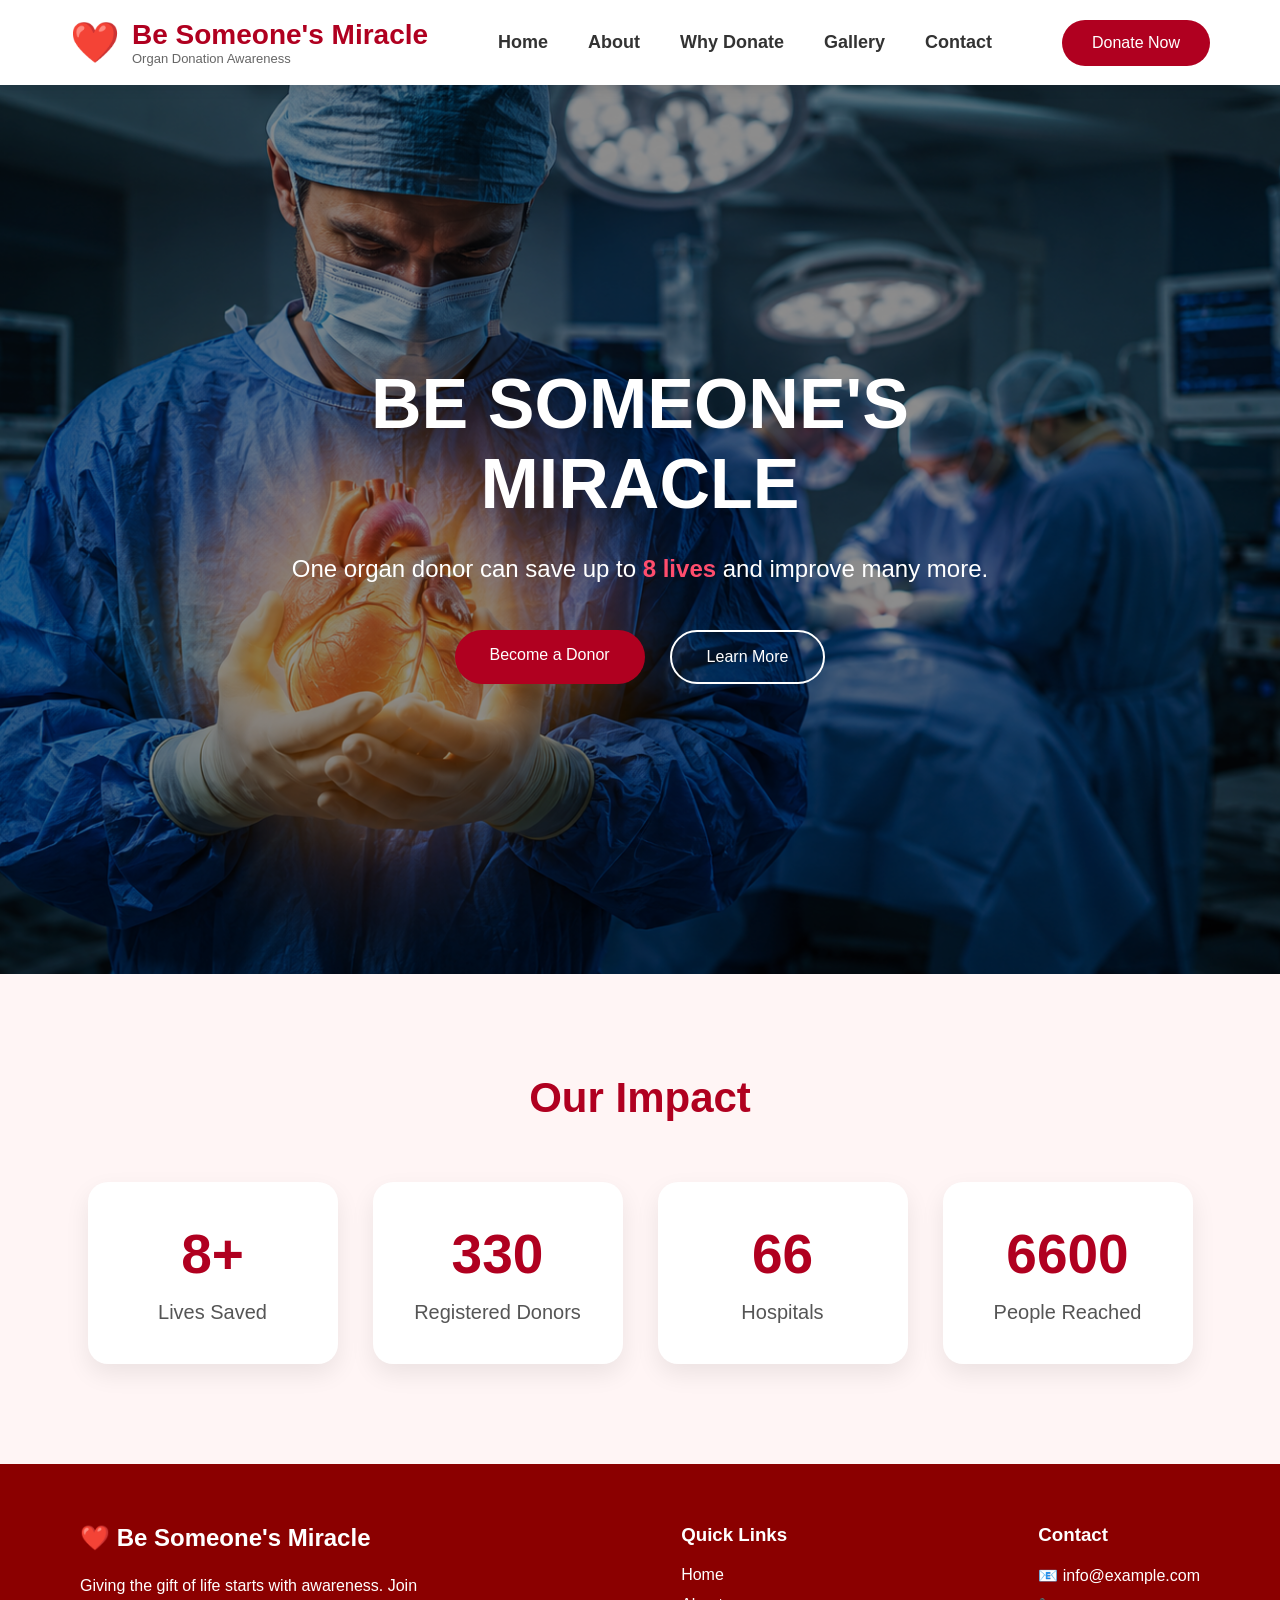
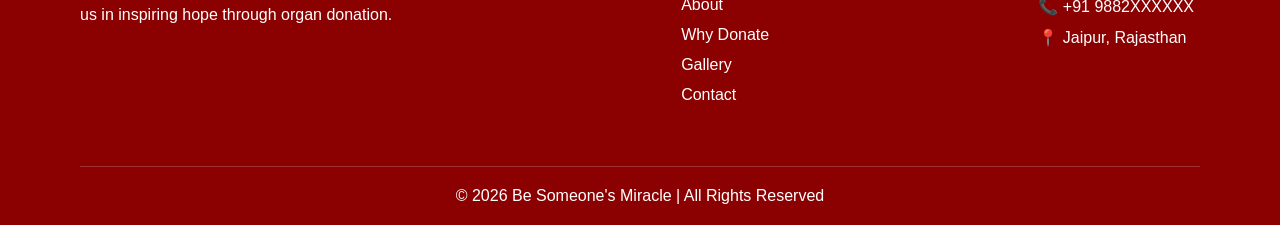
<file: index.html>
<!DOCTYPE html>
<html lang="en">

<head>

    <meta charset="UTF-8">
    <meta name="viewport" content="width=device-width, initial-scale=1.0">

    <title>Be Someone's Miracle</title>

    <link rel="icon" href="ChatGPT image Jul 15, 2026, 06_00_32 PM.png">

    <link rel="stylesheet" href="Project.css">

</head>

<body>


<div id="preloader">

    <div class="loader">

        <div class="loader-heart">❤️</div>

        <h1>Be Someone's Miracle</h1>

        <p>Loading Hope...</p>

        <div class="loading-bar">

            <div class="loading"></div>

        </div>

    </div>

</div>


    <!-- ================= HEADER ================= -->

    <header class="header">

        <div class="logo">

            <span class="heart">❤️</span>

            <div class="logo-text">

                <h2>Be Someone's Miracle</h2>

                <p>Organ Donation Awareness</p>

            </div>

        </div>

        <nav>

            <ul class="nav-links">

                <li><a href="./index.html">Home</a></li>

                <li><a href="./about.html">About</a></li>

                <li><a href="./Why_Donate.html">Why Donate</a></li>

                <li><a href="./gallery.html">Gallery</a></li>

                <li><a href="./contact.html">Contact</a></li>

            </ul>

        </nav>

        <a href="./donate.html" class="donate-btn">Donate Now</a>

    </header>

    <!-- ================= HERO SECTION ================= -->

    <section class="hero">

        <div class="overlay">

            <div class="hero-content">

                <h1>Be Someone's Miracle</h1>

                <p>

                    One organ donor can save up to
                    <span>8 lives</span> and improve many more.

                </p>

                <div class="hero-buttons">

                    <a href="#" class="primary-btn">
                        Become a Donor
                    </a>

                    <a href="#" class="secondary-btn">
                        Learn More
                    </a>

                </div>

            </div>

        </div>

    </section>
    <section class="stats">

    <h2>Our Impact</h2>

    <div class="stats-container">

        <div class="stat-box">
            <h1 class="counter" data-target="8">0</h1>
            <p>Lives Saved</p>
        </div>

        <div class="stat-box">
            <h1 class="counter" data-target="500">0</h1>
            <p>Registered Donors</p>
        </div>

        <div class="stat-box">
            <h1 class="counter" data-target="100">0</h1>
            <p>Hospitals</p>
        </div>

        <div class="stat-box">
            <h1 class="counter" data-target="10000">0</h1>
            <p>People Reached</p>
        </div>

    </div>

</section>
<footer>

    <div class="footer-container">

        <div class="footer-about">

            <h2>❤️ Be Someone's Miracle</h2>

            <p>
                Giving the gift of life starts with awareness.
                Join us in inspiring hope through organ donation.
            </p>

        </div>

        <div class="footer-links">

            <h3>Quick Links</h3>

            <a href="./index.html">Home</a>
            <a href="./about.html">About</a>
            <a href="./Why_Donate.html">Why Donate</a>
            <a href="./gallery.html">Gallery</a>
            <a href="./contact.html">Contact</a>


        </div>

        <div class="footer-contact">

            <h3>Contact</h3>

            <p>📧 info@example.com</p>

            <p>📞 +91 9882XXXXXX</p>

            <p>📍 Jaipur, Rajasthan</p>

        </div>

    </div>

    <div class="copyright">

        © 2026 Be Someone's Miracle | All Rights Reserved

    </div>

</footer>

</body>
<script src="script.js"></script>

</html>
</file>
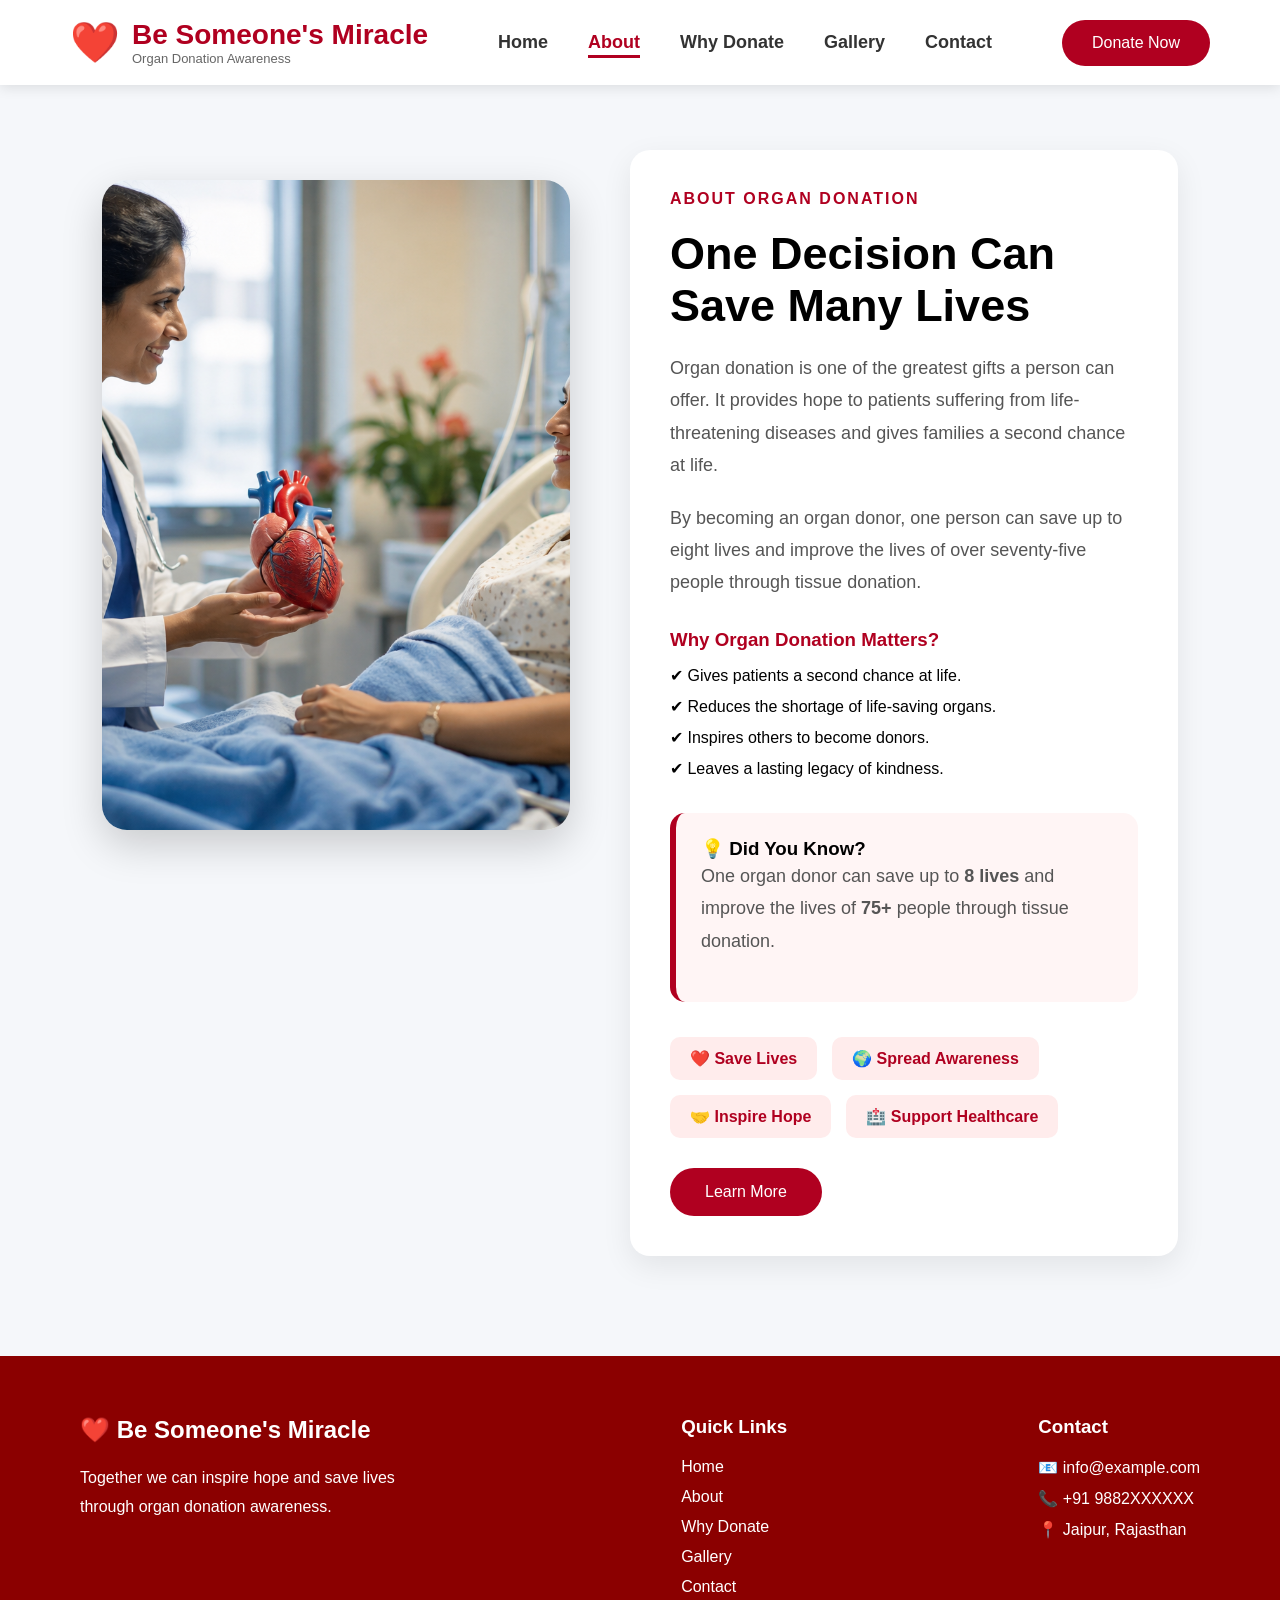
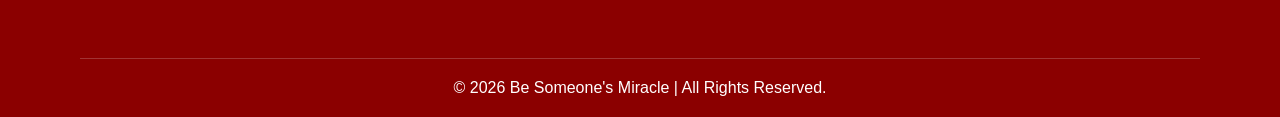
<file: about.html>
<!DOCTYPE html>
<html lang="en">

<head>

    <meta charset="UTF-8">
    <meta name="viewport" content="width=device-width, initial-scale=1.0">

    <title>About | Be Someone's Miracle</title>
    <link rel="icon" href="ChatGPT image Jul 15, 2026, 06_00_32 PM.png">
    <link rel="stylesheet" href="Project.css">
    <link rel="stylesheet" href="about.css">

</head>

<body>

<!-- ================= HEADER ================= -->

<header class="header">

    <div class="logo">

        <span class="heart">❤️</span>

        <div class="logo-text">

            <h2>Be Someone's Miracle</h2>

            <p>Organ Donation Awareness</p>

        </div>

    </div>

    <nav>

        <ul class="nav-links">

            <li><a href="index.html">Home</a></li>

            <li><a href="about.html" class="active">About</a></li>

            <li><a href="./Why_Donate.html">Why Donate</a></li>

            <li><a href="./gallery.html">Gallery</a></li>

            <li><a href="./contact.html">Contact</a></li>

        </ul>

    </nav>

    <a href="./donate.html" class="donate-btn">Donate Now</a>

</header>

<!-- ================= ABOUT ================= -->

<section class="about">

    <div class="about-image">

        <img src="doctor_holding heart towards patient.png" alt="Organ Donation">

    </div>

    <div class="about-content">

        <h4>ABOUT ORGAN DONATION</h4>

        <h2>One Decision Can Save Many Lives</h2>

        <p>
            Organ donation is one of the greatest gifts a person can offer.
            It provides hope to patients suffering from life-threatening diseases
            and gives families a second chance at life.
        </p>

        <p>
            By becoming an organ donor, one person can save up to eight lives
            and improve the lives of over seventy-five people through tissue donation.
        </p>

        <div class="about-info">

            <h3>Why Organ Donation Matters?</h3>

            <ul>

                <li>✔ Gives patients a second chance at life.</li>

                <li>✔ Reduces the shortage of life-saving organs.</li>

                <li>✔ Inspires others to become donors.</li>

                <li>✔ Leaves a lasting legacy of kindness.</li>

            </ul>

        </div>

        <div class="fact-box">

            <h3>💡 Did You Know?</h3>

            <p>

                One organ donor can save up to
                <strong>8 lives</strong> and improve the lives of
                <strong>75+</strong> people through tissue donation.

            </p>

        </div>

        <div class="about-features">

            <div class="feature">❤️ Save Lives</div>

            <div class="feature">🌍 Spread Awareness</div>

            <div class="feature">🤝 Inspire Hope</div>

            <div class="feature">🏥 Support Healthcare</div>

        </div>

        <a href="#" class="about-btn">Learn More</a>

    </div>

</section>

<!-- ================= FOOTER ================= -->

<footer>

    <div class="footer-container">

        <div class="footer-about">

            <h2>❤️ Be Someone's Miracle</h2>

            <p>
                Together we can inspire hope and save lives through organ donation awareness.
            </p>

        </div>

        <div class="footer-links">

            <h3>Quick Links</h3>

            <a href="index.html">Home</a>

            <a href="about.html">About</a>

            <a href="./Why_Donate.html">Why Donate</a>

            <a href="./gallery.html">Gallery</a>

            <a href="./contact.html">Contact</a>

        </div>

        <div class="footer-contact">

            <h3>Contact</h3>

            <p>📧 info@example.com</p>

            <p>📞 +91 9882XXXXXX</p>

            <p>📍 Jaipur, Rajasthan</p>

        </div>

    </div>

    <div class="copyright">

        © 2026 Be Someone's Miracle | All Rights Reserved.

    </div>

</footer>

</body>

</html>
</file>
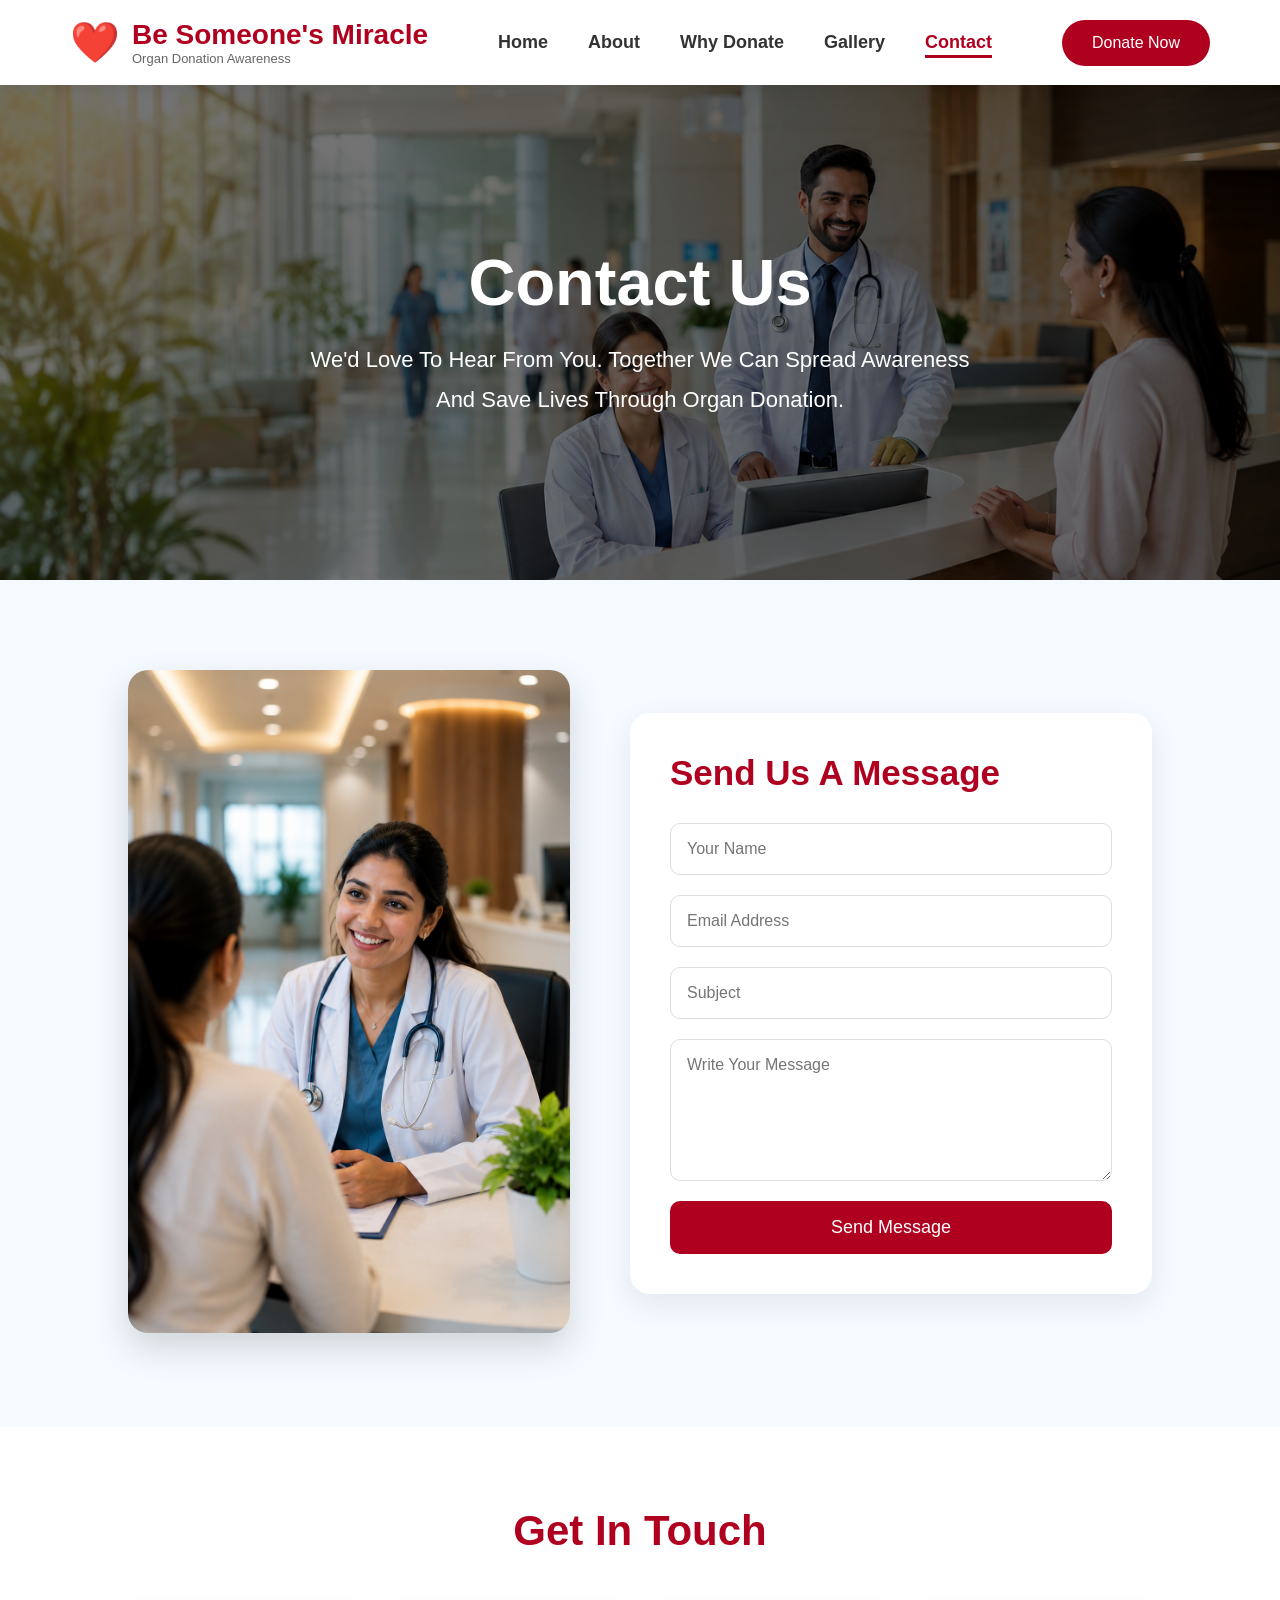
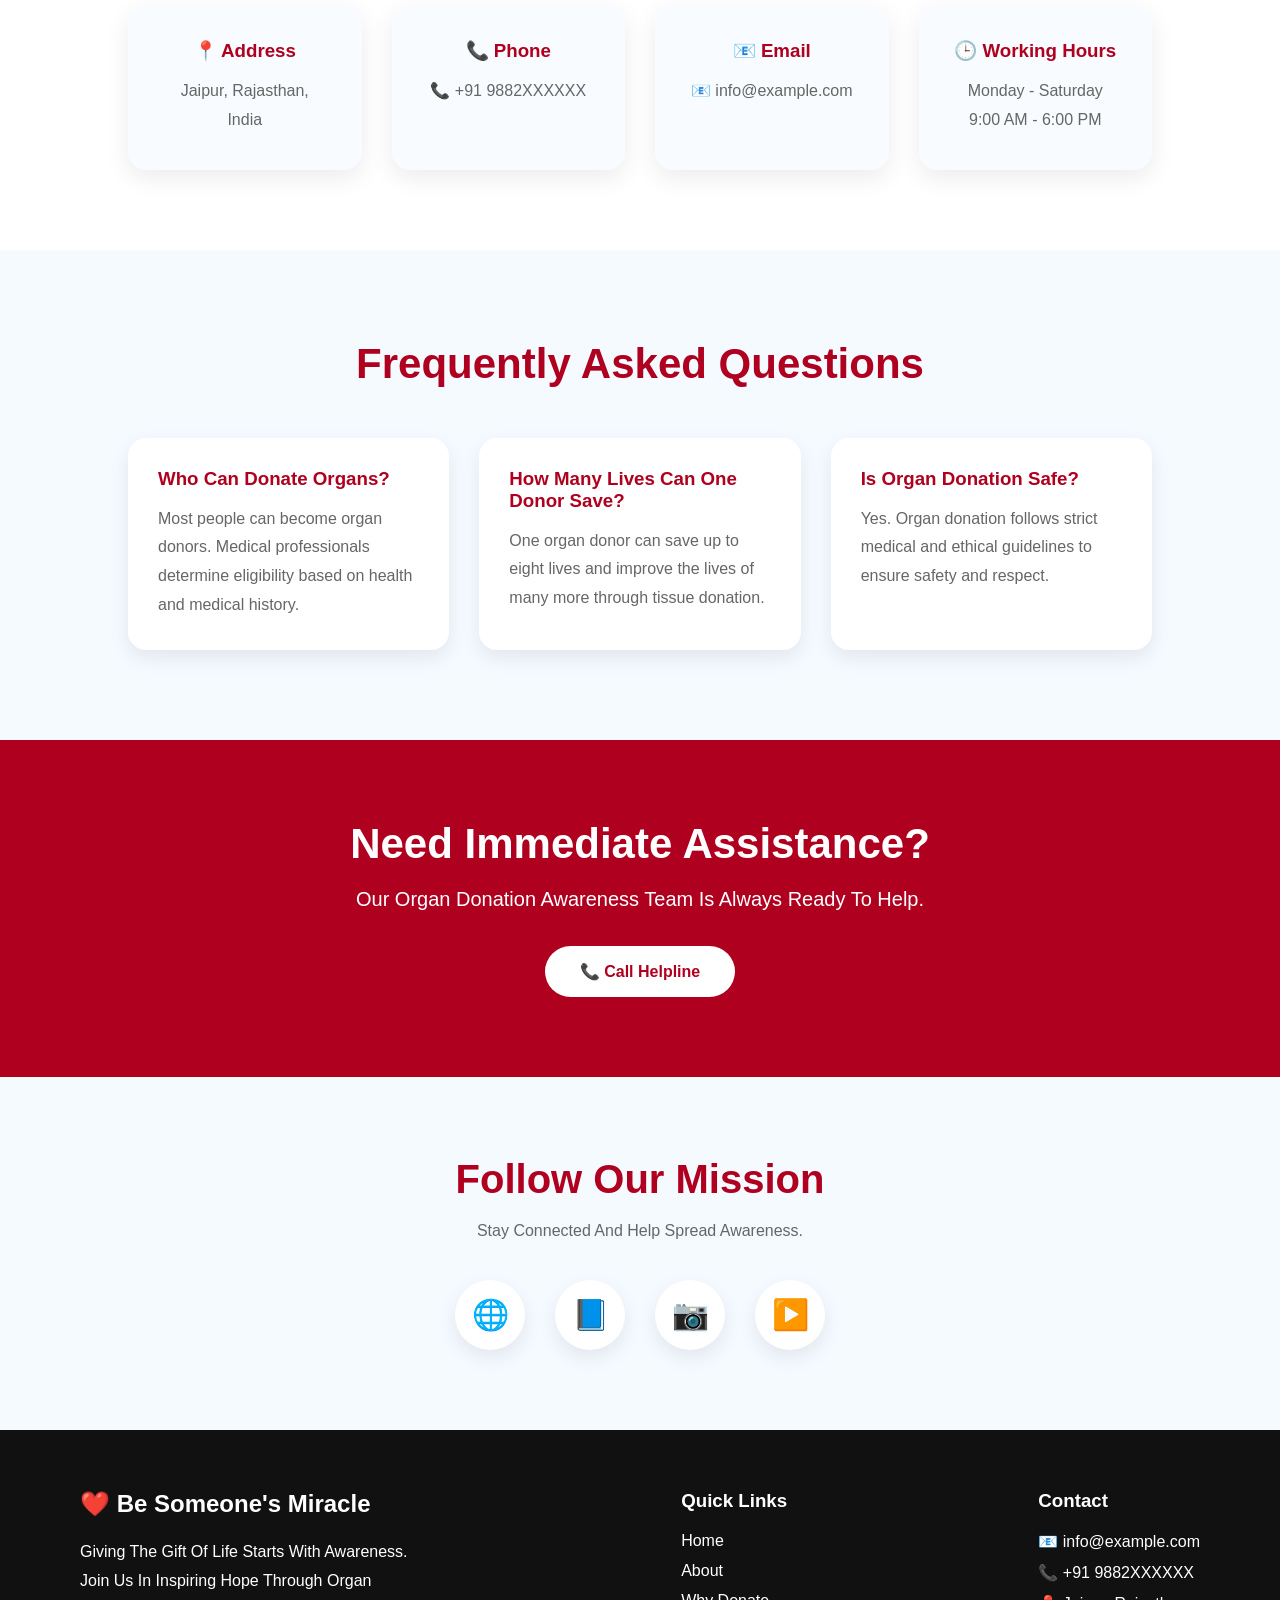
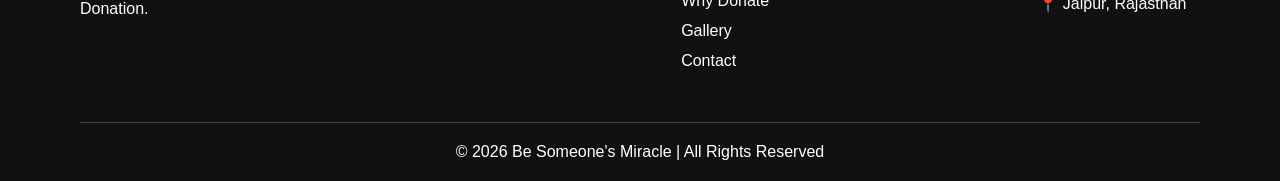
<file: contact.html>
<!DOCTYPE html>
<html lang="en">

<head>

    <meta charset="UTF-8">

    <meta name="viewport" content="width=device-width, initial-scale=1.0">

    <title>Contact | Be Someone's Miracle</title>

    <link rel="icon" href="ChatGPT image Jul 15, 2026, 06_00_32 PM.png">

    <link rel="stylesheet" href="contact.css">

</head>

<body>

<!-- ================= HEADER ================= -->

<header class="header">

    <div class="logo">

        <span class="heart">❤️</span>

        <div class="logo-text">

            <h2>Be Someone's Miracle</h2>

            <p>Organ Donation Awareness</p>

        </div>

    </div>

    <nav>

        <ul class="nav-links">

            <li><a href="./index.html">Home</a></li>

            <li><a href="./about.html">About</a></li>

            <li><a href="./Why_Donate.html">Why Donate</a></li>

            <li><a href="./gallery.html">Gallery</a></li>

            <li><a href="./contact.html" class="active">Contact</a></li>

        </ul>

    </nav>

    <a href="./donate.html" class="donate-btn">Donate Now</a>

</header>

<!-- ================= HERO ================= -->

<section class="contact-hero">

    <div class="contact-overlay">

        <h1>Contact Us</h1>

        <p>

            We'd Love To Hear From You. Together We Can Spread Awareness
            And Save Lives Through Organ Donation.

        </p>

    </div>

</section>

<!-- ================= CONTACT SECTION ================= -->

<section class="contact-section">

    <div class="contact-image">

        <img src="contact2.png" alt="Doctor">

    </div>

    <div class="contact-form">

        <h2>Send Us A Message</h2>

        <form>

            <input type="text" placeholder="Your Name" required>

            <input type="email" placeholder="Email Address" required>

            <input type="text" placeholder="Subject">

            <textarea rows="6" placeholder="Write Your Message"></textarea>

            <button type="submit">

                Send Message

            </button>

        </form>

    </div>

</section>

<!-- ================= CONTACT INFO ================= -->

<section class="contact-info">

    <h2>Get In Touch</h2>

    <div class="info-container">

        <div class="info-card">

            <h3>📍 Address</h3>

            <p>

                Jaipur, Rajasthan, India

            </p>

        </div>

        <div class="info-card">

            <h3>📞 Phone</h3>

             <p>📞 +91 9882XXXXXX</p>

        </div>

        <div class="info-card">

            <h3>📧 Email</h3>

            <p>📧 info@example.com</p>

        </div>

        <div class="info-card">

            <h3>🕒 Working Hours</h3>

            <p>

                Monday - Saturday

            </p>

            <p>

                9:00 AM - 6:00 PM

            </p>

        </div>

    </div>

</section>

<!-- ================= FAQ ================= -->

<section class="faq">

    <h2>Frequently Asked Questions</h2>

    <div class="faq-container">

        <div class="faq-box">

            <h3>Who Can Donate Organs?</h3>

            <p>

                Most people can become organ donors. Medical professionals
                determine eligibility based on health and medical history.

            </p>

        </div>

        <div class="faq-box">

            <h3>How Many Lives Can One Donor Save?</h3>

            <p>

                One organ donor can save up to eight lives and improve the
                lives of many more through tissue donation.

            </p>

        </div>

        <div class="faq-box">

            <h3>Is Organ Donation Safe?</h3>

            <p>

                Yes. Organ donation follows strict medical and ethical
                guidelines to ensure safety and respect.

            </p>

        </div>

    </div>

</section>

<!-- ================= HELPLINE ================= -->

<section class="helpline">

    <h2>Need Immediate Assistance?</h2>

    <p>

        Our Organ Donation Awareness Team Is Always Ready To Help.

    </p>

    <a href="#" class="call-btn">

        📞 Call Helpline

    </a>

</section>

<!-- ================= SOCIAL ================= -->

<section class="social">

    <h2>Follow Our Mission</h2>

    <p>

        Stay Connected And Help Spread Awareness.

    </p>

    <div class="social-icons">

        <a href="#">🌐</a>

        <a href="#">📘</a>

        <a href="#">📷</a>

        <a href="#">▶️</a>

    </div>

</section>

<!-- ================= FOOTER ================= -->

<footer>

    <div class="footer-container">

        <div class="footer-about">

            <h2>❤️ Be Someone's Miracle</h2>

            <p>

                Giving The Gift Of Life Starts With Awareness.
                Join Us In Inspiring Hope Through Organ Donation.

            </p>

        </div>

        <div class="footer-links">

            <h3>Quick Links</h3>

            <a href="./index.html">Home</a>

            <a href="./about.html">About</a>

            <a href="./Why_Donate.html">Why Donate</a>

            <a href="./gallery.html">Gallery</a>

            <a href="./contact.html">Contact</a>

        </div>

        <div class="footer-contact">

            <h3>Contact</h3>

           <p>📧 info@example.com</p>

             <p>📞 +91 9882XXXXXX</p>

            <p>📍 Jaipur, Rajasthan</p>

        </div>

    </div>

    <div class="copyright">

        © 2026 Be Someone's Miracle | All Rights Reserved

    </div>

</footer>
<script>
    const form = document.getElementById("contactForm");

form.addEventListener("submit", function(e) {
    e.preventDefault();

    const contactData = {
        name: document.getElementById("name").value,
        email: document.getElementById("email").value,
        message: document.getElementById("message").value,
        date: new Date().toLocaleString()
    };

    let contacts = JSON.parse(localStorage.getItem("contacts")) || [];

    contacts.push(contactData);

    localStorage.setItem("contacts", JSON.stringify(contacts));

    alert("Thank you! Your message has been saved.");

    form.reset();
});
</script>
</body>

</html>
</file>
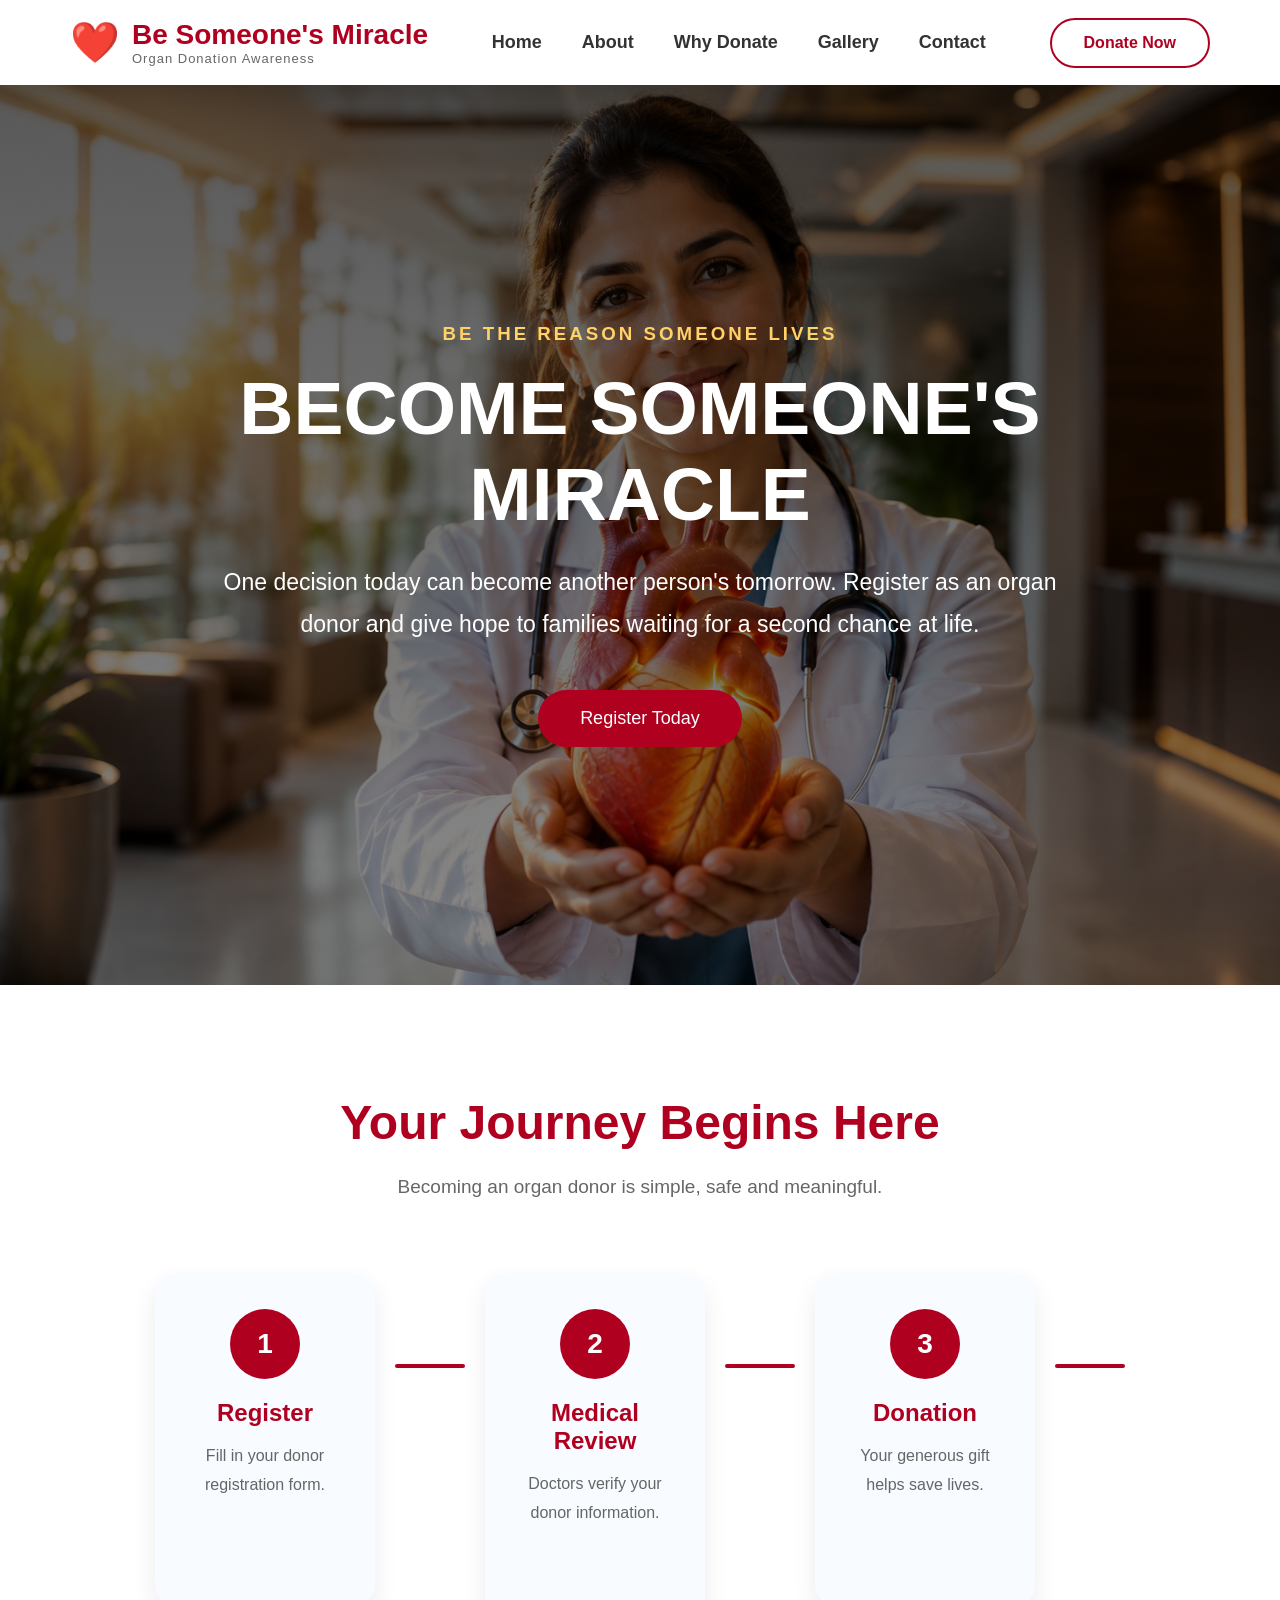
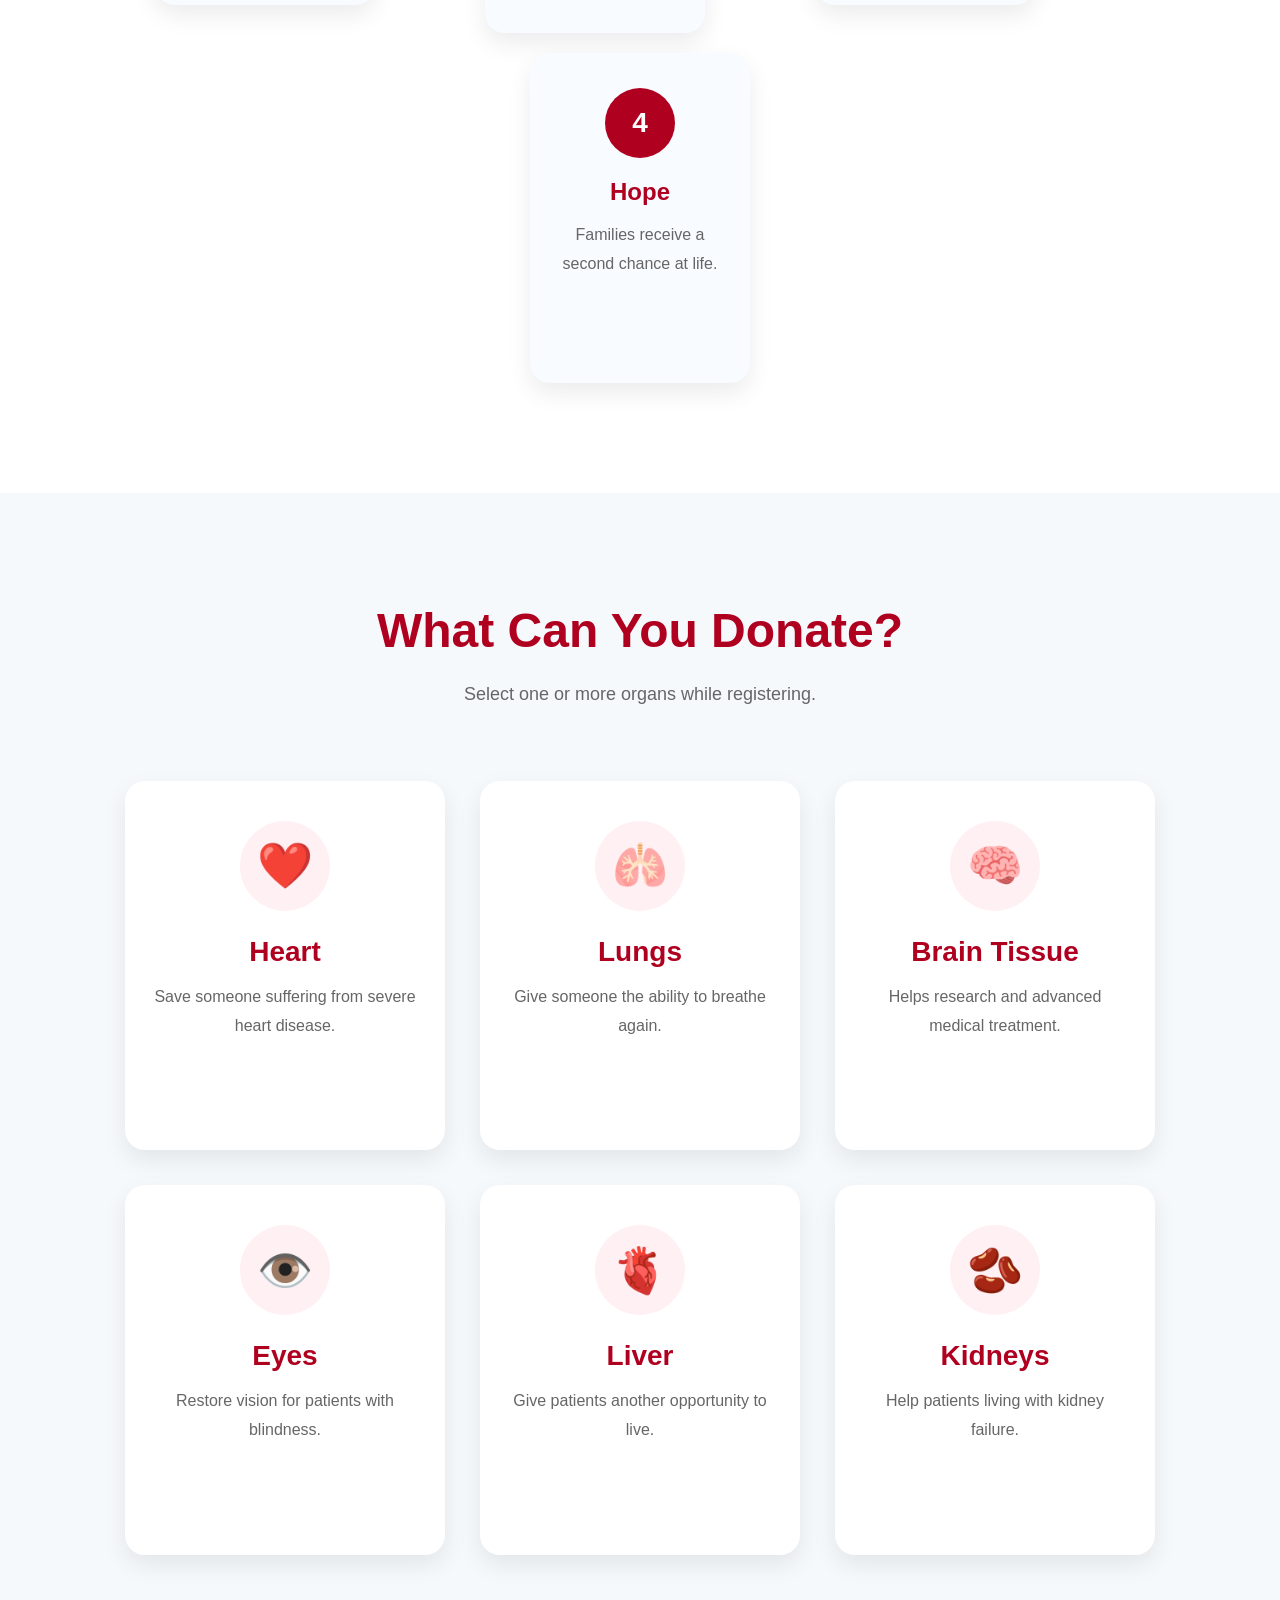
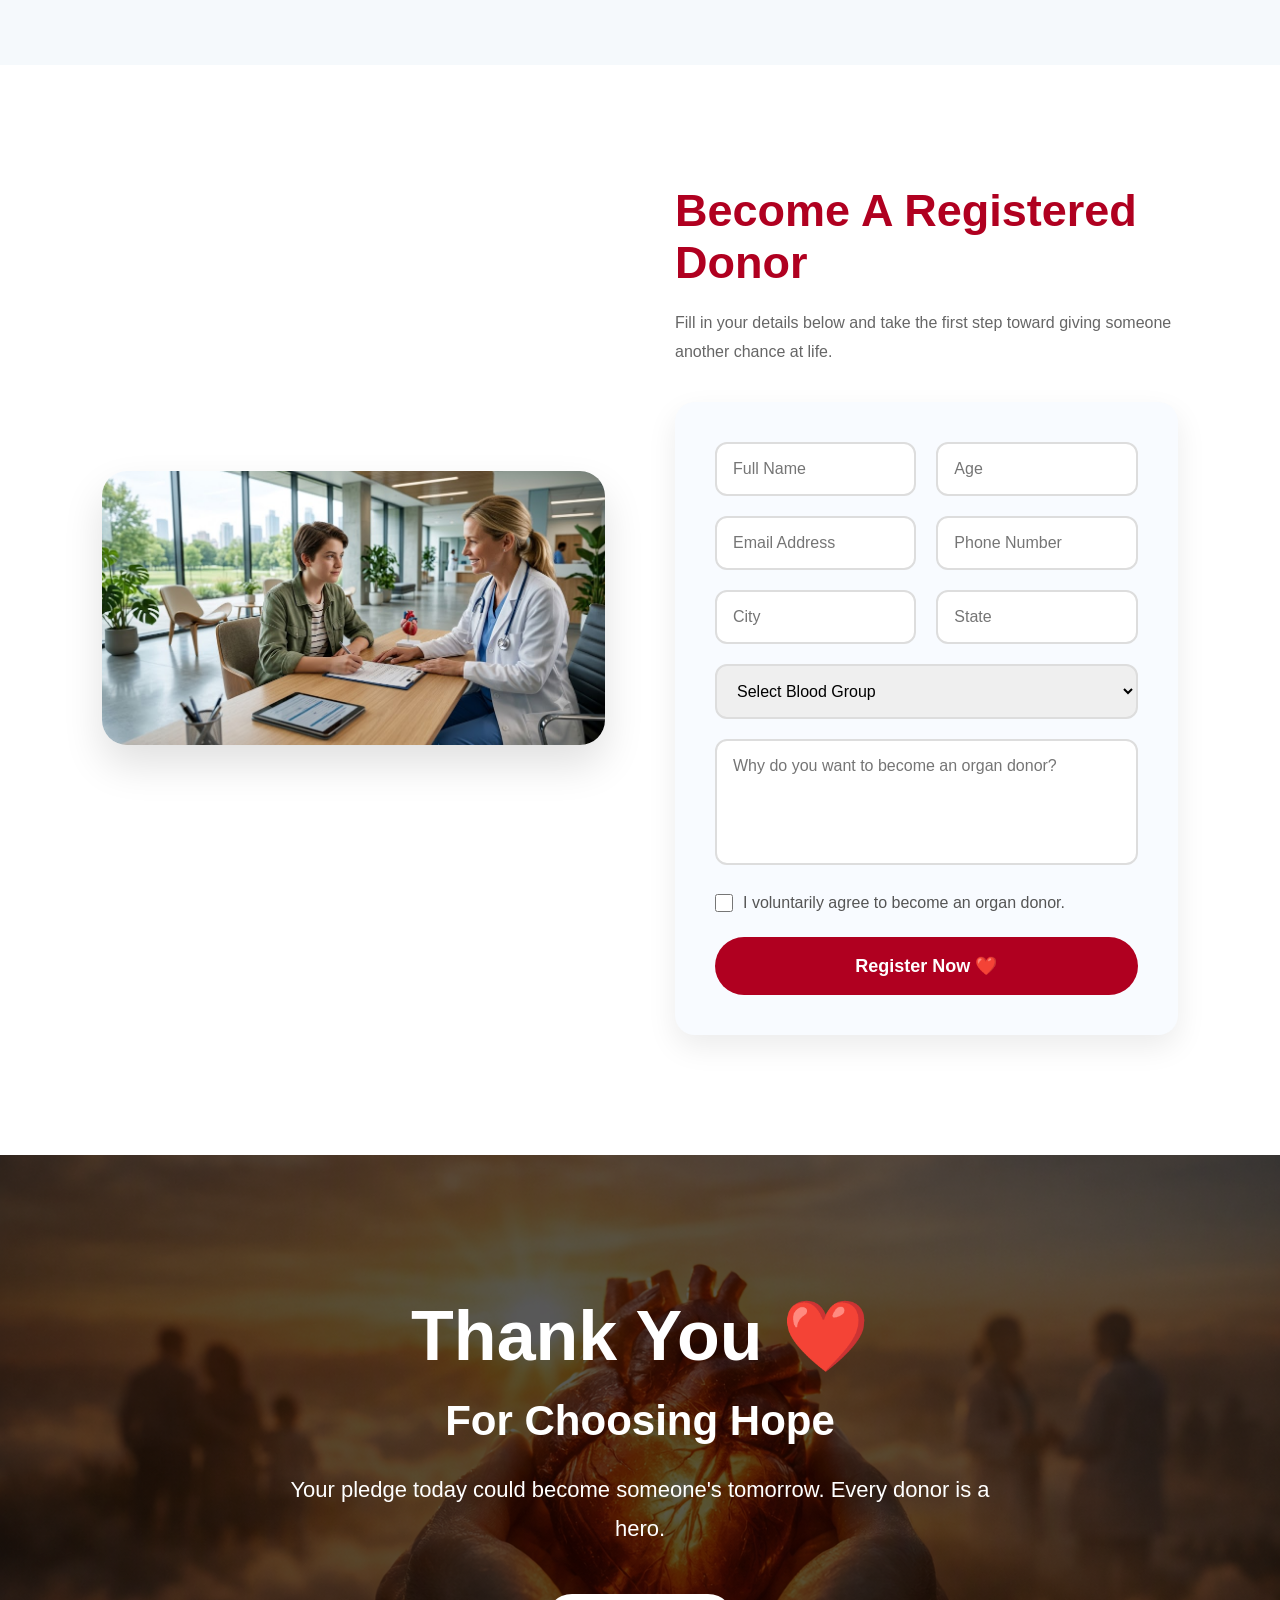
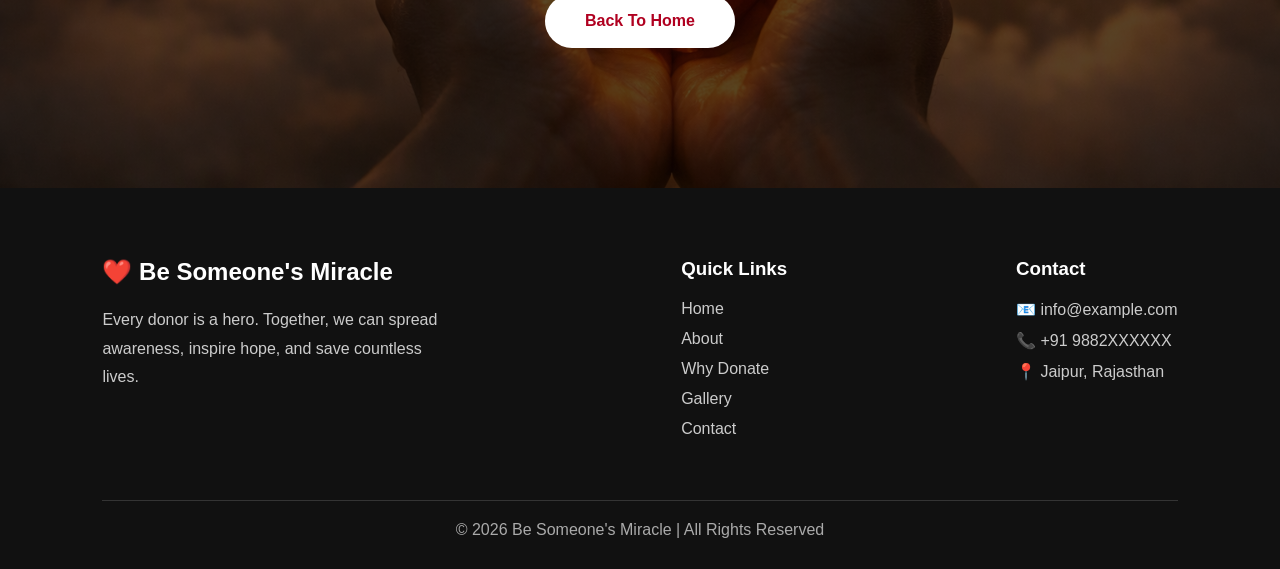
<file: donate.html>
<!DOCTYPE html>
<html lang="en">

<head>

    <meta charset="UTF-8">

    <meta name="viewport" content="width=device-width, initial-scale=1.0">

    <title>Donate Now | Be Someone's Miracle</title>

    <link rel="icon" href="ChatGPT image Jul 15, 2026, 06_00_32 PM.png">

    <link rel="stylesheet" href="donate.css">

</head>

<body>

<!-- ================= HEADER ================= -->

<header class="header">

    <div class="logo">

        <span class="heart">❤️</span>

        <div class="logo-text">

            <h2>Be Someone's Miracle</h2>

            <p>Organ Donation Awareness</p>

        </div>

    </div>

    <nav>

        <ul class="nav-links">

            <li><a href="index.html">Home</a></li>

            <li><a href="about.html">About</a></li>

            <li><a href="Why_Donate.html">Why Donate</a></li>

            <li><a href="gallery.html">Gallery</a></li>

            <li><a href="contact.html">Contact</a></li>

        </ul>

    </nav>

    <a href="./donate.html" class="donate-btn">Donate Now</a>

</header>

<!-- ================= HERO ================= -->

<section class="hero">

    <div class="overlay">

        <div class="hero-content">

            <h3>BE THE REASON SOMEONE LIVES</h3>

            <h1>

                Become Someone's Miracle

            </h1>

            <p>

                One decision today can become another person's tomorrow.
                Register as an organ donor and give hope to families waiting
                for a second chance at life.

            </p>

            <a href="#register" class="hero-button">

                Register Today

            </a>

        </div>

    </div>

</section>

<!-- ================= JOURNEY ================= -->

<section class="journey">

    <h2>Your Journey Begins Here</h2>

    <p>

        Becoming an organ donor is simple, safe and meaningful.

    </p>

    <div class="timeline">

        <div class="step">

            <div class="circle">1</div>

            <h3>Register</h3>

            <p>

                Fill in your donor registration form.

            </p>

        </div>

        <div class="line"></div>

        <div class="step">

            <div class="circle">2</div>

            <h3>Medical Review</h3>

            <p>

                Doctors verify your donor information.

            </p>

        </div>

        <div class="line"></div>

        <div class="step">

            <div class="circle">3</div>

            <h3>Donation</h3>

            <p>

                Your generous gift helps save lives.

            </p>

        </div>

        <div class="line"></div>

        <div class="step">

            <div class="circle">4</div>

            <h3>Hope</h3>

            <p>

                Families receive a second chance at life.

            </p>

        </div>

    </div>

</section>

<!-- ================= WHAT CAN YOU DONATE ================= -->

<section class="organs">

    <h2>What Can You Donate?</h2>

    <p>

        Select one or more organs while registering.

    </p>

    <div class="organ-container">

        <div class="organ-card">

            <div class="icon">❤️</div>

            <h3>Heart</h3>

            <p>

                Save someone suffering from severe heart disease.

            </p>

        </div>

        <div class="organ-card">

            <div class="icon">🫁</div>

            <h3>Lungs</h3>

            <p>

                Give someone the ability to breathe again.

            </p>

        </div>

        <div class="organ-card">

            <div class="icon">🧠</div>

            <h3>Brain Tissue</h3>

            <p>

                Helps research and advanced medical treatment.

            </p>

        </div>

        <div class="organ-card">

            <div class="icon">👁️</div>

            <h3>Eyes</h3>

            <p>

                Restore vision for patients with blindness.

            </p>

        </div>

        <div class="organ-card">

            <div class="icon">🫀</div>

            <h3>Liver</h3>

            <p>

                Give patients another opportunity to live.

            </p>

        </div>

        <div class="organ-card">

            <div class="icon">🫘</div>

            <h3>Kidneys</h3>

            <p>

                Help patients living with kidney failure.

            </p>

        </div>

    </div>

</section>

<!-- ================= REGISTRATION FORM STARTS HERE ================= -->

<section id="register">

    <!-- Registration form will go here -->

</section>

<!-- ================= DONOR REGISTRATION ================= -->

<section class="registration" id="register">

    <div class="registration-left">

        <img src="donate4.jpg" alt="Organ Donor">

    </div>

    <div class="registration-right">

        <h2>Become A Registered Donor</h2>

        <p>

            Fill in your details below and take the first step toward giving
            someone another chance at life.

        </p>

        <form>

            <div class="input-group">

                <input type="text" placeholder="Full Name" required>

                <input type="number" placeholder="Age" required>

            </div>

            <div class="input-group">

                <input type="email" placeholder="Email Address" required>

                <input type="tel" placeholder="Phone Number" required>

            </div>

            <div class="input-group">

                <input type="text" placeholder="City">

                <input type="text" placeholder="State">

            </div>

            <select required>

                <option>Select Blood Group</option>

                <option>A+</option>
                <option>A-</option>
                <option>B+</option>
                <option>B-</option>
                <option>AB+</option>
                <option>AB-</option>
                <option>O+</option>
                <option>O-</option>

            </select>

            <textarea rows="5" placeholder="Why do you want to become an organ donor?"></textarea>

            <label class="check">

                <input type="checkbox" required>

                I voluntarily agree to become an organ donor.

            </label>

            <button type="submit">

                Register Now ❤️

            </button>

        </form>

    </div>

</section>
<!-- ================= THANK YOU ================= -->

<section class="thankyou">

    <h1>Thank You ❤️</h1>

    <h2>

        For Choosing Hope

    </h2>

    <p>

        Your pledge today could become someone's tomorrow.

        Every donor is a hero.

    </p>

    <a href="index.html" class="home-btn">

        Back To Home

    </a>

</section>

<!-- ================= FOOTER ================= -->

<footer>

    <div class="footer-container">

        <div class="footer-about">

            <h2>❤️ Be Someone's Miracle</h2>

            <p>

                Every donor is a hero. Together, we can spread awareness,
                inspire hope, and save countless lives.

            </p>

        </div>

        <div class="footer-links">

            <h3>Quick Links</h3>

            <a href="index.html">Home</a>
            <a href="about.html">About</a>
            <a href="Why_Donate.html">Why Donate</a>
            <a href="gallery.html">Gallery</a>
            <a href="contact.html">Contact</a>

        </div>

        <div class="footer-contact">

            <h3>Contact</h3>

            <p>📧 info@example.com</p>
            <p>📞 +91 9882XXXXXX</p>
            <p>📍 Jaipur, Rajasthan</p>

        </div>

    </div>

    <div class="copyright">

        © 2026 Be Someone's Miracle | All Rights Reserved

    </div>

</footer>
<script>

const form = document.querySelector(".registration form");

form.addEventListener("submit", function(e){

    e.preventDefault();


    // Getting form values

    let donor = {

        name: document.querySelector('input[placeholder="Full Name"]').value,

        age: document.querySelector('input[placeholder="Age"]').value,

        email: document.querySelector('input[placeholder="Email Address"]').value,

        phone: document.querySelector('input[placeholder="Phone Number"]').value,

        city: document.querySelector('input[placeholder="City"]').value,

        state: document.querySelector('input[placeholder="State"]').value,

        bloodGroup: document.querySelector("select").value,

        reason: document.querySelector("textarea").value,

        date: new Date().toLocaleString()

    };


    // Get existing donors

    let donors = JSON.parse(localStorage.getItem("donors")) || [];


    // Add new donor

    donors.push(donor);


    // Save data

    localStorage.setItem("donors", JSON.stringify(donors));


    alert("❤️ Thank you for becoming an organ donor! Your details are saved.");


    // Reset form

    form.reset();


});

</script>
</body>

</html>
</file>
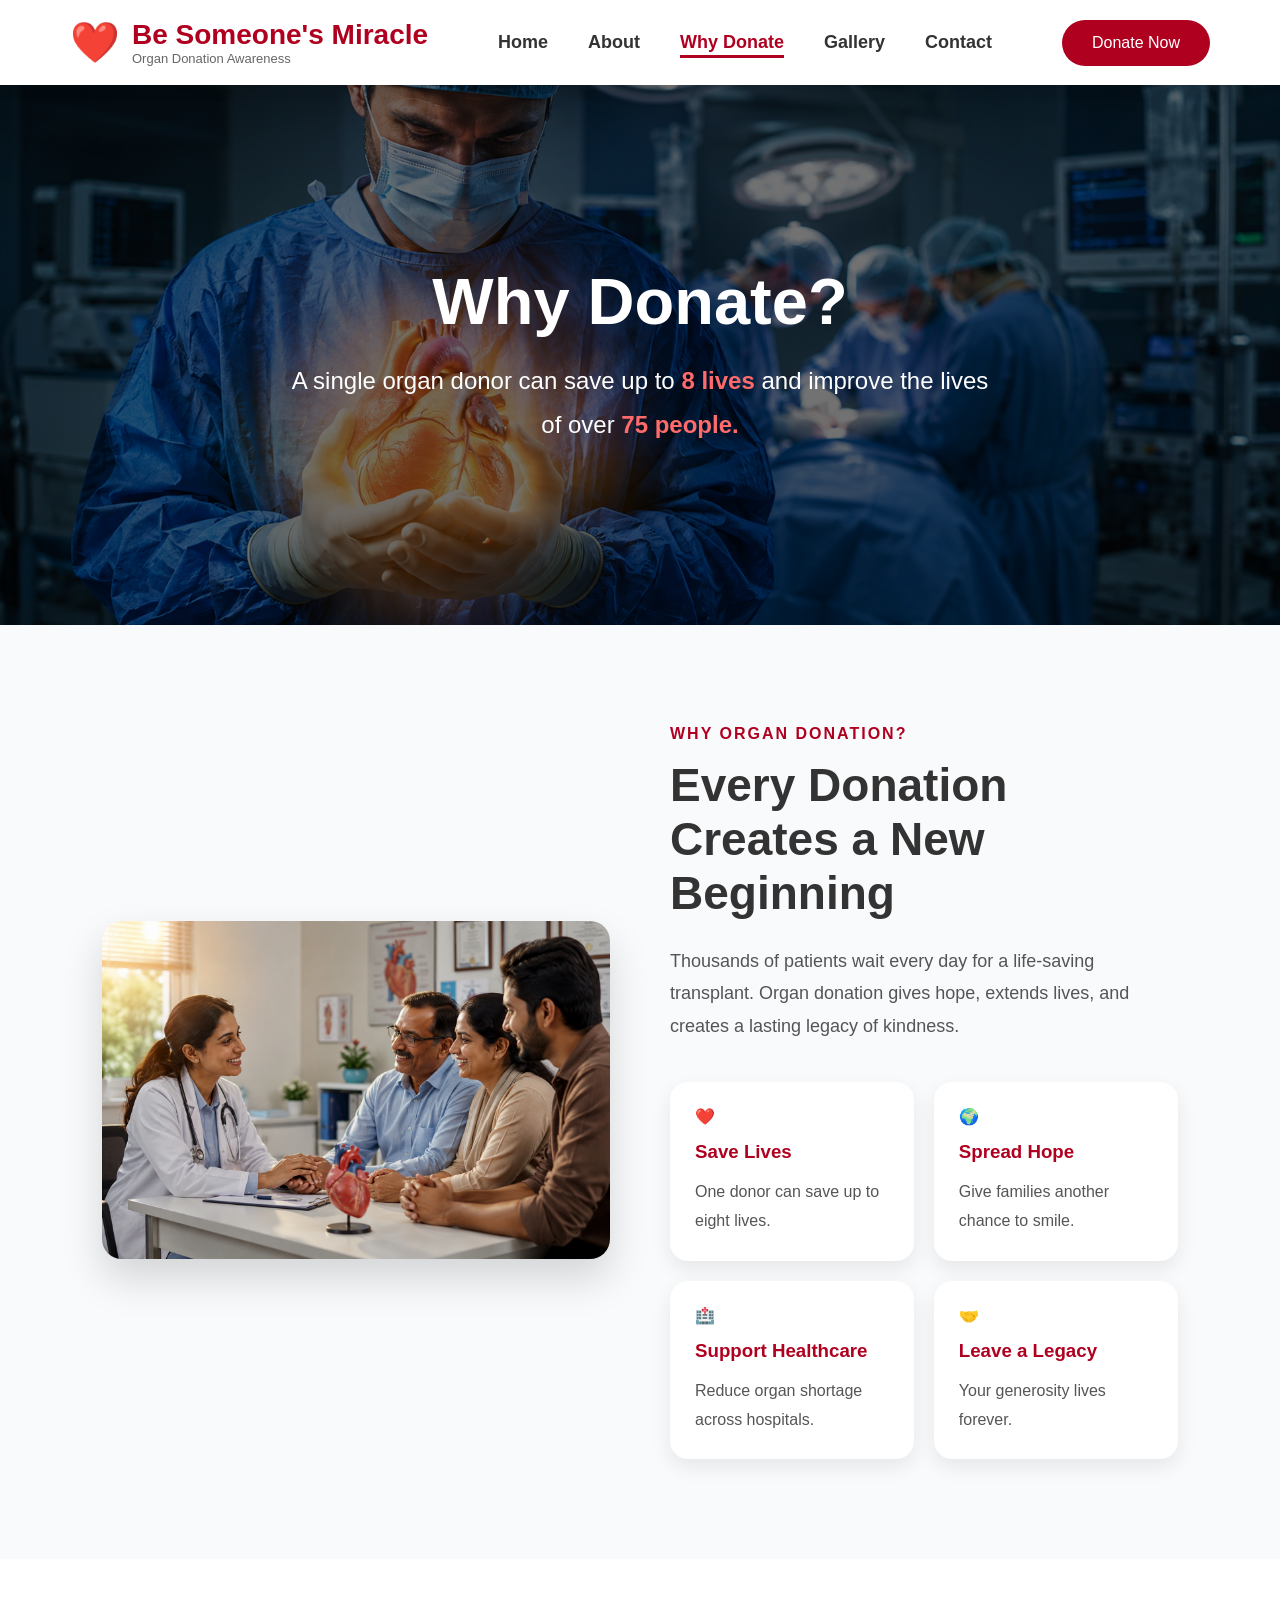
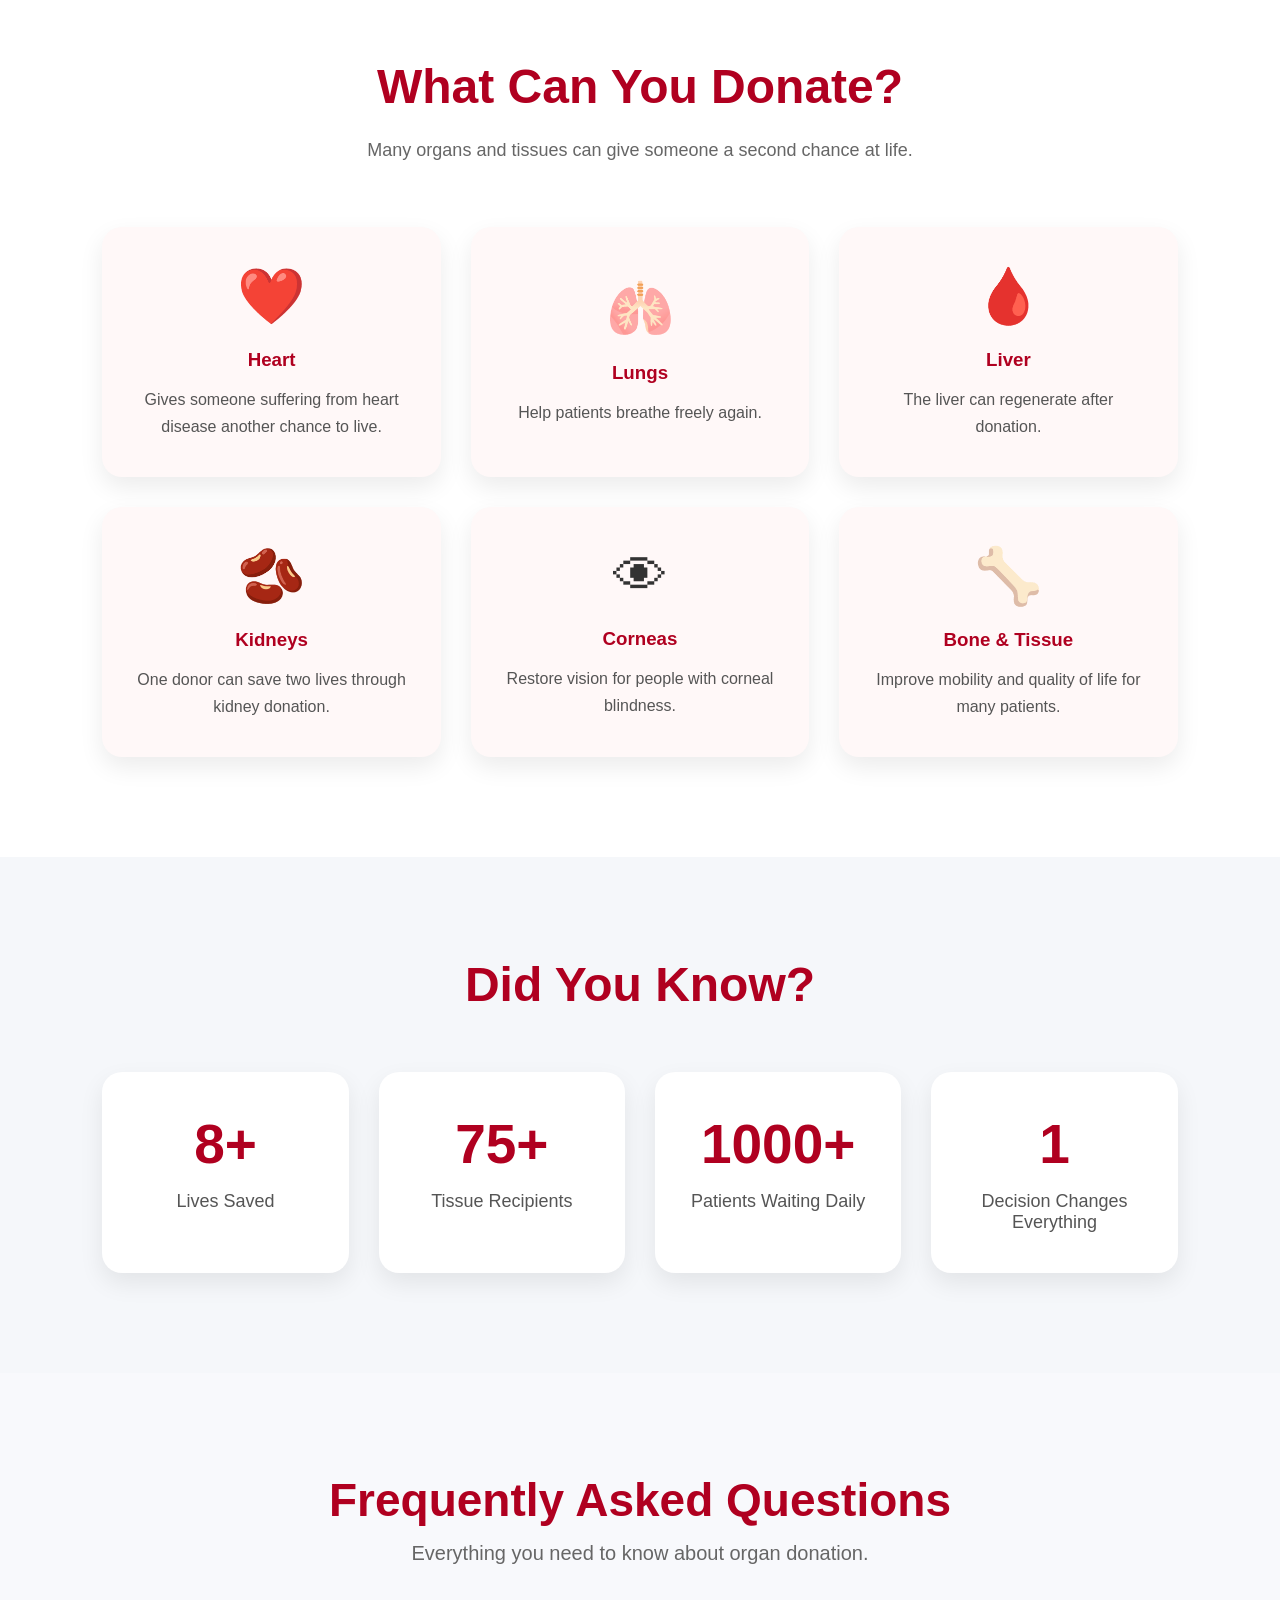
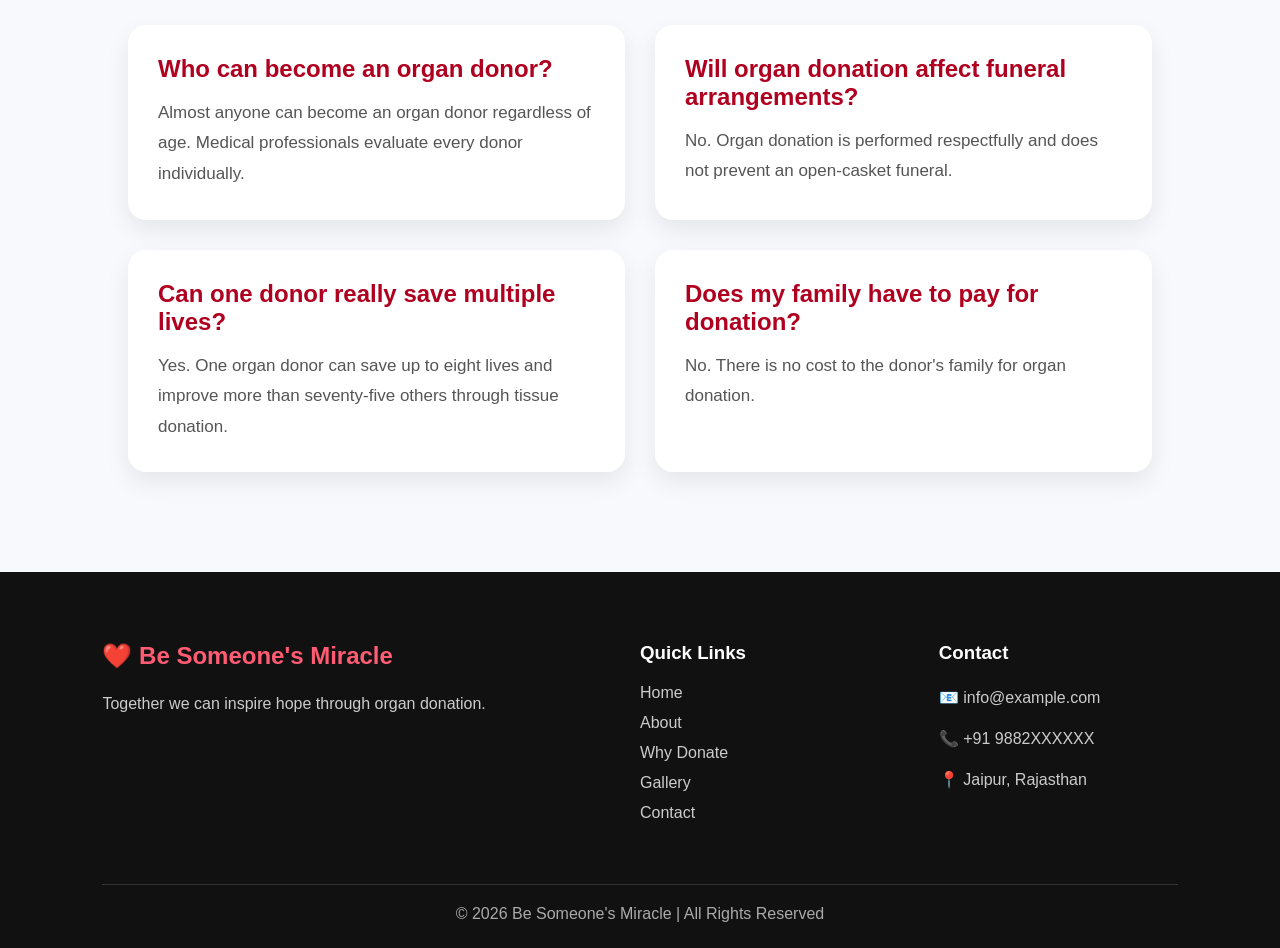
<file: Why_Donate.html>
<!DOCTYPE html>
<html lang="en">

<head>
    <meta charset="UTF-8">
    <meta name="viewport" content="width=device-width, initial-scale=1.0">
    <title>Why Donate | Be Someone's Miracle</title>
    <link rel="icon" href="ChatGPT image Jul 15, 2026, 06_00_32 PM.png">
    <link rel="stylesheet" href="why_donate.css">
</head>

<body>

    <!-- ================= HEADER ================= -->

    <header class="header">

        <div class="logo">

            <span class="heart">❤️</span>

            <div class="logo-text">
                <h2>Be Someone's Miracle</h2>
                <p>Organ Donation Awareness</p>
            </div>

        </div>

        <nav>

            <ul class="nav-links">

                <li><a href="index.html">Home</a></li>

                <li><a href="about.html">About</a></li>

                <li><a href="Why_Donate.html" class="active">Why Donate</a></li>

                <li><a href="gallery.html">Gallery</a></li>

                <li><a href="contact.html">Contact</a></li>

            </ul>

        </nav>

        <a href="./donate.html" class="donate-btn">Donate Now</a>

    </header>

    <!-- ================= HERO ================= -->

    <section class="hero">

        <div class="overlay">

            <div class="hero-content">

                <h1>Why Donate?</h1>

                <p>

                    A single organ donor can save up to
                    <span>8 lives</span> and improve the lives of over
                    <span>75 people.</span>

                </p>

            </div>

        </div>

    </section>

    <!-- ================= WHY DONATE ================= -->

    <section class="why-section">

        <div class="why-image">

            <img src="doctor_consulting.png" alt="Organ Donation">

        </div>

        <div class="why-content">

            <h4>WHY ORGAN DONATION?</h4>

            <h2>Every Donation Creates a New Beginning</h2>

            <p>

                Thousands of patients wait every day for a life-saving transplant.
                Organ donation gives hope, extends lives, and creates a lasting
                legacy of kindness.

            </p>

            <div class="benefits">

                <div class="benefit">

                    ❤️

                    <h3>Save Lives</h3>

                    <p>One donor can save up to eight lives.</p>

                </div>

                <div class="benefit">

                    🌍

                    <h3>Spread Hope</h3>

                    <p>Give families another chance to smile.</p>

                </div>

                <div class="benefit">

                    🏥

                    <h3>Support Healthcare</h3>

                    <p>Reduce organ shortage across hospitals.</p>

                </div>

                <div class="benefit">

                    🤝

                    <h3>Leave a Legacy</h3>

                    <p>Your generosity lives forever.</p>

                </div>

            </div>

        </div>

    </section>

    <!-- ================= WHAT CAN YOU DONATE ================= -->

    <section class="donate-organs">

        <h2>What Can You Donate?</h2>

        <p class="subtitle">

            Many organs and tissues can give someone a second chance at life.

        </p>

        <div class="organ-grid">

            <div class="organ-card">

                <div class="icon">❤️</div>

                <h3>Heart</h3>

                <p>Gives someone suffering from heart disease another chance to live.</p>

            </div>

            <div class="organ-card">

                <div class="icon">🫁</div>

                <h3>Lungs</h3>

                <p>Help patients breathe freely again.</p>

            </div>

            <div class="organ-card">

                <div class="icon">🩸</div>

                <h3>Liver</h3>

                <p>The liver can regenerate after donation.</p>

            </div>

            <div class="organ-card">

                <div class="icon">🫘</div>

                <h3>Kidneys</h3>

                <p>One donor can save two lives through kidney donation.</p>

            </div>

            <div class="organ-card">

                <div class="icon">👁</div>

                <h3>Corneas</h3>

                <p>Restore vision for people with corneal blindness.</p>

            </div>

            <div class="organ-card">

                <div class="icon">🦴</div>

                <h3>Bone & Tissue</h3>

                <p>Improve mobility and quality of life for many patients.</p>

            </div>

        </div>

    </section>

    <!-- ================= FACTS ================= -->

    <section class="facts">

        <h2>Did You Know?</h2>

        <div class="facts-grid">

            <div class="fact-box">

                <h1>8+</h1>

                <p>Lives Saved</p>

            </div>

            <div class="fact-box">

                <h1>75+</h1>

                <p>Tissue Recipients</p>

            </div>

            <div class="fact-box">

                <h1>1000+</h1>

                <p>Patients Waiting Daily</p>

            </div>

            <div class="fact-box">

                <h1>1</h1>

                <p>Decision Changes Everything</p>

            </div>

        </div>

    </section>

    <!-- ================= CTA ================= -->

<!-- ================= FAQ SECTION ================= -->

<section class="faq">

    <div class="faq-title">

        <h2>Frequently Asked Questions</h2>

        <p>Everything you need to know about organ donation.</p>

    </div>

    <div class="faq-container">

        <div class="faq-item">

            <h3>Who can become an organ donor?</h3>

            <p>
                Almost anyone can become an organ donor regardless of age.
                Medical professionals evaluate every donor individually.
            </p>

        </div>

        <div class="faq-item">

            <h3>Will organ donation affect funeral arrangements?</h3>

            <p>
                No. Organ donation is performed respectfully and does not
                prevent an open-casket funeral.
            </p>

        </div>

        <div class="faq-item">

            <h3>Can one donor really save multiple lives?</h3>

            <p>
                Yes. One organ donor can save up to eight lives and improve
                more than seventy-five others through tissue donation.
            </p>

        </div>

        <div class="faq-item">

            <h3>Does my family have to pay for donation?</h3>

            <p>
                No. There is no cost to the donor's family for organ donation.
            </p>

        </div>

    </div>

</section>
    <!-- ================= FOOTER ================= -->

    <footer>

        <div class="footer-container">

            <div>

                <h2>❤️ Be Someone's Miracle</h2>

                <p>

                    Together we can inspire hope through organ donation.

                </p>

            </div>

            <div>

                <h3>Quick Links</h3>

                <a href="./index.html">Home</a>

                <a href="./about.html">About</a>

                <a href="./Why_Donate.html">Why Donate</a>

                <a href="./gallery.html">Gallery</a>

                <a href="./contact.html">Contact</a>

            </div>

            <div>

                <h3>Contact</h3>

                <p>📧 info@example.com</p>

                 <p>📞 +91 9882XXXXXX</p>

                <p>📍 Jaipur, Rajasthan</p>

            </div>

        </div>

        <div class="copyright">

            © 2026 Be Someone's Miracle | All Rights Reserved

        </div>

    </footer>

</body>

</html>
</file>
<file: Project.css>
/* ================= RESET ================= */

*{

    margin:0;
    padding:0;
    box-sizing:border-box;
    font-family:Arial, Helvetica, sans-serif;

}

body{

    background:#f8f9fa;

}

/* ================= HEADER ================= */

.header{

    position:fixed;

    top:0;
    left:0;

    width:100%;
    height:85px;

    display:flex;
    justify-content:space-between;
    align-items:center;

    padding:0 70px;

    background:white;

    box-shadow:0 3px 12px rgba(0,0,0,.1);

    z-index:1000;

}

/* ================= LOGO ================= */

.logo{

    display:flex;
    align-items:center;

    gap:12px;

}

.heart{

    font-size:40px;

    animation:beat 1.2s infinite;

}

.logo-text h2{

    color:#b00020;

    font-size:28px;

}

.logo-text p{

    color:#666;

    font-size:13px;

}

/* ================= NAVBAR ================= */

.nav-links{

    display:flex;

    list-style:none;

    gap:40px;

}

.nav-links a{

    text-decoration:none;

    color:#333;

    font-size:18px;

    font-weight:600;

    position:relative;

}

.nav-links a::after{

    content:"";

    position:absolute;

    left:0;
    bottom:-6px;

    width:0;

    height:3px;

    background:#b00020;

    transition:.3s;

}

.nav-links a:hover{

    color:#b00020;

}

.nav-links a:hover::after{

    width:100%;

}

/* ================= BUTTON ================= */

.donate-btn{

    background:#b00020;

    color:white;

    text-decoration:none;

    padding:14px 30px;

    border-radius:40px;

    transition:.3s;

}

.donate-btn:hover{

    background:#7a0015;

}

/* ================= HERO ================= */

.hero{

    height:100vh;

    background:url("Doctor's Holding a heart.png");

    background-size:cover;

    background-position:center;

    position:relative;

}

/* ================= OVERLAY ================= */

.overlay{

    position:absolute;

    inset:0;

    background:rgba(0,0,0,.45);

    display:flex;

    justify-content:center;

    align-items:center;

}

/* ================= HERO CONTENT ================= */

.hero-content{

    color:white;

    text-align:center;

    max-width:700px;

}

.hero-content h1{

    font-size:70px;

    margin-bottom:25px;

    text-transform:uppercase;

}

.hero-content p{

    font-size:24px;

    line-height:1.7;

    margin-bottom:40px;

}

.hero-content span{

    color:#ff4d6d;

    font-weight:bold;

}

/* ================= BUTTONS ================= */

.hero-buttons{

    display:flex;

    justify-content:center;

    gap:25px;

}

.primary-btn{

    background:#b00020;

    color:white;

    text-decoration:none;

    padding:16px 35px;

    border-radius:40px;

}

.secondary-btn{

    color:white;

    border:2px solid white;

    text-decoration:none;

    padding:16px 35px;

    border-radius:40px;

}

.primary-btn:hover{

    background:#7a0015;

}

.secondary-btn:hover{

    background:white;

    color:#b00020;

}

/* ================= HEART ANIMATION ================= */

@keyframes beat{

    0%{

        transform:scale(1);

    }

    50%{

        transform:scale(1.2);

    }

    100%{

        transform:scale(1);

    }

}
.stats{

    padding:100px 80px;

    background:#FFF5F5;

    text-align:center;

}

.stats h2{

    font-size:42px;

    color:#b00020;

    margin-bottom:60px;

}

.stats-container{

    display:flex;

    justify-content:center;

    gap:35px;

    flex-wrap:wrap;

}

.stat-box{

    width:250px;

    background:white;

    padding:40px 20px;

    border-radius:20px;

    box-shadow:0 10px 25px rgba(0,0,0,.08);

    transition:.4s;

}

.stat-box:hover{

    transform:translateY(-10px);

}

.counter{

    font-size:55px;

    color:#b00020;

}

.stat-box p{

    margin-top:15px;

    font-size:20px;

    color:#555;

}
footer{

    background:#8B0000;

    color:white;

    padding:60px 80px 20px;

}

.footer-container{

    display:flex;

    justify-content:space-between;

    flex-wrap:wrap;

    gap:40px;

}

.footer-about{

    max-width:350px;

}

.footer-about h2{

    margin-bottom:20px;

}

.footer-about p{

    line-height:1.8;

}

.footer-links{

    display:flex;

    flex-direction:column;

}

.footer-links h3{

    margin-bottom:20px;

}

.footer-links a{

    color:white;

    text-decoration:none;

    margin-bottom:12px;

    transition:.3s;

}

.footer-links a:hover{

    color:#FFD6D6;

    padding-left:8px;

}

.footer-contact h3{

    margin-bottom:20px;

}

.footer-contact p{

    margin-bottom:12px;

}

.copyright{

    text-align:center;

    margin-top:50px;

    padding-top:20px;

    border-top:1px solid rgba(255,255,255,.2);

}
</file>
<file: about.css>
*{
    margin:0;
    padding:0;
    box-sizing:border-box;
}
.about{

    display:flex;

    justify-content:center;

    align-items:flex-start;

    gap:60px;

    padding:150px 8% 100px;

    background:#F5F7FA;

}

.about-image{

    flex:1;

    display:flex;

    padding-top:30px;

    justify-content:center;

    align-items:flex-start;

}

.about-image img{

    width:100%;

    max-width:520px;

    height:650px;

    object-fit:cover;

    border-radius:25px;

    overflow:hidden;

    box-shadow:0 15px 40px rgba(0,0,0,.18);

}

.about-content{

    flex:1;

    background:white;

    padding:40px;

    border-radius:20px;

    box-shadow:0 10px 30px rgba(0,0,0,.08);

}

.about-content h4{

    color:#B00020;

    letter-spacing:2px;

}

.about-content h2{

    font-size:45px;

    margin:20px 0;

}

.about-content p{

    font-size:18px;

    color:#555;

    line-height:1.8;

    margin-bottom:20px;

}

.about-info{

    margin:30px 0;

}

.about-info h3{

    color:#B00020;

    margin-bottom:15px;

}

.about-info ul{

    list-style:none;

}

.about-info li{

    margin:12px 0;

}

.fact-box{

    background:#FFF5F5;

    border-left:6px solid #B00020;

    padding:25px;

    border-radius:15px;

    margin:35px 0;

}

.about-features{

    display:flex;

    gap:15px;

    flex-wrap:wrap;

    margin-bottom:30px;
    
}

.feature{

    background:#FFECEC;

    color:#B00020;

    padding:12px 20px;

    border-radius:10px;

    font-weight:600;

}

.about-btn{

    display:inline-block;

    background:#B00020;

    color:white;

    text-decoration:none;

    padding:15px 35px;

    border-radius:30px;

}

.about-btn:hover{

    background:#7A0015;

}

.active{

    color:#B00020 !important;

}

.active::after{

    width:100% !important;

}
.logo{
    display:flex;
    align-items:center;
    gap:12px;
}

.logo-text h2{
    color:#B00020;
    font-size:28px;
}

.logo-text p{
    color:#666;
    font-size:13px;
}

.heart{
    font-size:40px;
}
.nav-links{
    display:flex;
    list-style:none;
    gap:40px;
    align-items:center;
}

.nav-links li{
    list-style:none;
}

.nav-links a{
    text-decoration:none;
    color:#333;
    font-size:18px;
    font-weight:600;
    position:relative;
}
</file>
<file: contact.css>
/* ================= RESET ================= */

*{
    margin:0;
    padding:0;
    box-sizing:border-box;
    font-family:Arial, Helvetica, sans-serif;
}

body{
    background:#F4FAFF;
    color:#333;
}

/* ================= HEADER ================= */

.header{

    position:fixed;
    top:0;
    left:0;

    width:100%;
    height:85px;

    display:flex;
    justify-content:space-between;
    align-items:center;

    padding:0 70px;

    background:white;

    box-shadow:0 3px 12px rgba(0,0,0,.08);

    z-index:1000;

}

.logo{

    display:flex;
    align-items:center;
    gap:12px;

}

.heart{

    font-size:40px;

    animation:beat 1.2s infinite;

}

.logo-text h2{

    color:#B00020;
    font-size:28px;

}

.logo-text p{

    color:#666;
    font-size:13px;

}

/* ================= NAVBAR ================= */

.nav-links{

    display:flex;
    list-style:none;
    gap:40px;

}

.nav-links a{

    text-decoration:none;
    color:#333;
    font-size:18px;
    font-weight:600;
    position:relative;

}

.nav-links a::after{

    content:"";
    position:absolute;

    left:0;
    bottom:-6px;

    width:0;
    height:3px;

    background:#B00020;

    transition:.3s;

}

.nav-links a:hover{

    color:#B00020;

}

.nav-links a:hover::after{

    width:100%;

}

.active{

    color:#B00020 !important;

}

.active::after{

    width:100% !important;

}

.donate-btn{

    text-decoration:none;

    background:#B00020;
    color:white;

    padding:14px 30px;

    border-radius:35px;

    transition:.3s;

}

.donate-btn:hover{

    background:#7A0015;

}

/* ================= HERO ================= */

.contact-hero{

    margin-top:85px;

    height:55vh;

    background:url("contact 1.png") center/cover;

    position:relative;

}

.contact-overlay{

    position:absolute;
    inset:0;

    background:rgba(0,0,0,.55);

    display:flex;

    flex-direction:column;

    justify-content:center;

    align-items:center;

    color:white;

    text-align:center;

    padding:20px;

}

.contact-overlay h1{

    font-size:65px;

    margin-bottom:20px;

}

.contact-overlay p{

    font-size:22px;

    max-width:700px;

    line-height:1.8;

}

/* ================= CONTACT SECTION ================= */

.contact-section{

    display:flex;

    justify-content:center;

    align-items:center;

    gap:60px;

    padding:90px 10%;

    flex-wrap:wrap;

}

.contact-image{

    flex:1;

}

.contact-image img{

    width:100%;

    border-radius:20px;

    box-shadow:0 15px 35px rgba(0,0,0,.15);

}

.contact-form{

    flex:1;

    background:white;

    padding:40px;

    border-radius:20px;

    box-shadow:0 10px 30px rgba(0,0,0,.08);

}

.contact-form h2{

    color:#B00020;

    margin-bottom:30px;

    font-size:35px;

}

.contact-form form{

    display:flex;

    flex-direction:column;

    gap:20px;

}

.contact-form input,
.contact-form textarea{

    padding:16px;

    border:1px solid #ddd;

    border-radius:10px;

    font-size:16px;

    outline:none;

}

.contact-form input:focus,
.contact-form textarea:focus{

    border-color:#B00020;

}

.contact-form button{

    background:#B00020;

    color:white;

    border:none;

    padding:16px;

    border-radius:10px;

    font-size:18px;

    cursor:pointer;

    transition:.3s;

}

.contact-form button:hover{

    background:#7A0015;

}

/* ================= CONTACT INFO ================= */

.contact-info{

    padding:80px 10%;

    background:white;

    text-align:center;

}

.contact-info h2{

    color:#B00020;

    font-size:42px;

    margin-bottom:50px;

}

.info-container{

    display:grid;

    grid-template-columns:repeat(4,1fr);

    gap:30px;

}

.info-card{

    background:#F8FBFF;

    padding:35px;

    border-radius:18px;

    box-shadow:0 8px 25px rgba(0,0,0,.08);

    transition:.3s;

}

.info-card:hover{

    transform:translateY(-8px);

}

.info-card h3{

    color:#B00020;

    margin-bottom:15px;

}

.info-card p{

    color:#666;

    line-height:1.8;

}

/* ================= FAQ ================= */

.faq{

    padding:90px 10%;

    background:#F4FAFF;

}

.faq h2{

    text-align:center;

    color:#B00020;

    font-size:42px;

    margin-bottom:50px;

}

.faq-container{

    display:grid;

    grid-template-columns:repeat(3,1fr);

    gap:30px;

}

.faq-box{

    background:white;

    padding:30px;

    border-radius:18px;

    box-shadow:0 8px 20px rgba(0,0,0,.08);

}

.faq-box h3{

    color:#B00020;

    margin-bottom:15px;

}

.faq-box p{

    line-height:1.8;

    color:#666;

}

/* ================= HELPLINE ================= */

.helpline{

    text-align:center;

    padding:80px 20px;

    background:#B00020;

    color:white;

}

.helpline h2{

    font-size:42px;

    margin-bottom:20px;

}

.helpline p{

    font-size:20px;

    margin-bottom:35px;

}

.call-btn{

    display:inline-block;

    background:white;

    color:#B00020;

    text-decoration:none;

    padding:16px 35px;

    border-radius:35px;

    font-weight:bold;

    transition:.3s;

}

.call-btn:hover{

    transform:translateY(-5px);

}

/* ================= SOCIAL ================= */

.social{

    padding:80px 20px;

    text-align:center;

}

.social h2{

    color:#B00020;

    font-size:40px;

}

.social p{

    margin:20px 0 40px;

    color:#666;

}

.social-icons{

    display:flex;

    justify-content:center;

    gap:30px;

}

.social-icons a{

    width:70px;

    height:70px;

    border-radius:50%;

    background:white;

    box-shadow:0 8px 20px rgba(0,0,0,.08);

    display:flex;

    justify-content:center;

    align-items:center;

    font-size:30px;

    text-decoration:none;

    transition:.3s;

}

.social-icons a:hover{

    transform:translateY(-8px);

}

/* ================= FOOTER ================= */

footer{

    background:#111;

    color:white;

    padding:60px 80px 20px;

}

.footer-container{

    display:flex;

    justify-content:space-between;

    flex-wrap:wrap;

    gap:40px;

}

.footer-about{

    max-width:350px;

}

.footer-about h2{

    margin-bottom:20px;

}

.footer-about p{

    line-height:1.8;

}

.footer-links{

    display:flex;

    flex-direction:column;

}

.footer-links h3{

    margin-bottom:20px;

}

.footer-links a{

    color:white;

    text-decoration:none;

    margin-bottom:12px;

}

.footer-links a:hover{

    color:#FFD6D6;

}

.footer-contact h3{

    margin-bottom:20px;

}

.footer-contact p{

    margin-bottom:12px;

}

.copyright{

    text-align:center;

    margin-top:40px;

    border-top:1px solid rgba(255,255,255,.2);

    padding-top:20px;

}

/* ================= HEART ================= */

@keyframes beat{

    0%{transform:scale(1);}
    50%{transform:scale(1.2);}
    100%{transform:scale(1);}

}

/* ================= RESPONSIVE ================= */

@media(max-width:992px){

.header{

    flex-direction:column;
    height:auto;
    padding:20px;

}

.nav-links{

    flex-wrap:wrap;
    justify-content:center;
    gap:20px;
    margin:20px 0;

}

.info-container{

    grid-template-columns:repeat(2,1fr);

}

.faq-container{

    grid-template-columns:1fr;

}

}

@media(max-width:768px){

.contact-section{

    flex-direction:column;

}

.info-container{

    grid-template-columns:1fr;

}

.contact-overlay h1{

    font-size:45px;

}

}
</file>
<file: donate.css>
/* ================= RESET ================= */

*{

    margin:0;
    padding:0;
    box-sizing:border-box;
    font-family:Arial, Helvetica, sans-serif;

}

html{

    scroll-behavior:smooth;

}

body{

    background:#F5F9FC;
    color:#333;
    overflow-x:hidden;

}

/* ================= HEADER ================= */

.header{

    position:fixed;

    top:0;
    left:0;

    width:100%;
    height:85px;

    display:flex;
    justify-content:space-between;
    align-items:center;

    padding:0 70px;

    background:rgba(255,255,255,.95);

    backdrop-filter:blur(12px);

    box-shadow:0 5px 20px rgba(0,0,0,.08);

    z-index:1000;

}

/* ================= LOGO ================= */

.logo{

    display:flex;
    align-items:center;
    gap:12px;

}

.heart{

    font-size:40px;
    animation:beat 1.2s infinite;

}

.logo-text h2{

    color:#B00020;
    font-size:28px;

}

.logo-text p{

    color:#666;
    font-size:13px;
    letter-spacing:1px;

}

/* ================= NAVBAR ================= */

.nav-links{

    display:flex;
    list-style:none;
    gap:40px;

}

.nav-links a{

    text-decoration:none;
    color:#333;

    font-size:18px;
    font-weight:600;

    position:relative;

    transition:.3s;

}

.nav-links a::after{

    content:"";

    position:absolute;

    left:0;
    bottom:-8px;

    width:0;
    height:3px;

    background:#B00020;

    transition:.3s;

}

.nav-links a:hover{

    color:#B00020;

}

.nav-links a:hover::after{

    width:100%;

}

/* ACTIVE PAGE */

.active{

    color:#B00020 !important;

}

.active::after{

    width:100% !important;

}

/* ================= DONATE BUTTON ================= */

.donate-btn{

    text-decoration:none;

    padding:14px 32px;

    border:2px solid #B00020;

    color:#B00020;

    background:white;

    border-radius:50px;

    font-weight:bold;

    transition:.35s;

}

.donate-btn:hover{

    background:#B00020;

    color:white;

    transform:translateY(-4px);

    box-shadow:0 12px 30px rgba(176,0,32,.3);

}

/* ================= HERO ================= */

.hero{

    margin-top:85px;

    height:100vh;

    background:url("donate1.png");

    background-size:cover;

    background-position:center;

    position:relative;

}

.overlay{

    position:absolute;

    inset:0;

    background:linear-gradient(rgba(0,0,0,.65),
                               rgba(0,0,0,.45));

    display:flex;

    justify-content:center;

    align-items:center;

    text-align:center;

}

.hero-content{

    max-width:850px;

    color:white;

    animation:fadeUp 1.5s ease;

}

.hero-content h3{

    color:#FFD166;

    letter-spacing:3px;

    margin-bottom:20px;

}

.hero-content h1{

    font-size:75px;

    margin-bottom:25px;

    text-transform:uppercase;

}

.hero-content p{

    font-size:23px;

    line-height:1.8;

    margin-bottom:45px;

}

/* ================= HERO BUTTON ================= */

.hero-button{

    display:inline-block;

    text-decoration:none;

    background:#B00020;

    color:white;

    padding:18px 42px;

    border-radius:50px;

    font-size:18px;

    transition:.35s;

}

.hero-button:hover{

    background:#8C0018;

    transform:translateY(-5px);

    box-shadow:0 12px 30px rgba(176,0,32,.4);

}

/* ================= JOURNEY ================= */

.journey{

    padding:110px 8%;

    text-align:center;

    background:white;

}

.journey h2{

    font-size:48px;

    color:#B00020;

    margin-bottom:20px;

}

.journey p{

    font-size:19px;

    color:#666;

    max-width:700px;

    margin:auto;

    margin-bottom:70px;

    line-height:1.8;

}

/* ================= TIMELINE ================= */

.timeline{

    display:flex;

    justify-content:center;

    align-items:flex-start;

    flex-wrap:wrap;

    gap:20px;

}

.step{

    width:220px;

    background:#F8FBFF;

    padding:35px 25px;

    border-radius:20px;

    box-shadow:0 10px 25px rgba(0,0,0,.08);

    transition:.4s;

}

.step:hover{

    transform:translateY(-12px);

}

.circle{

    width:70px;
    height:70px;

    margin:auto;

    margin-bottom:20px;

    border-radius:50%;

    background:#B00020;

    color:white;

    display:flex;

    justify-content:center;

    align-items:center;

    font-size:28px;

    font-weight:bold;

}

.step h3{

    color:#B00020;

    margin-bottom:15px;

    font-size:24px;

}

.step p{

    color:#666;

    font-size:16px;

    line-height:1.8;

}

.line{

    width:70px;

    height:4px;

    background:#B00020;

    margin-top:90px;

    border-radius:20px;

}

/* ================= ANIMATIONS ================= */

@keyframes beat{

    0%{

        transform:scale(1);

    }

    50%{

        transform:scale(1.2);

    }

    100%{

        transform:scale(1);

    }

}

@keyframes fadeUp{

    from{

        opacity:0;

        transform:translateY(60px);

    }

    to{

        opacity:1;

        transform:translateY(0);

    }

}
/* ================= WHAT CAN YOU DONATE ================= */

.organs{

    padding:110px 8%;

    background:#F5F9FC;

    text-align:center;

}

.organs h2{

    font-size:48px;

    color:#B00020;

    margin-bottom:20px;

}

.organs p{

    max-width:700px;

    margin:auto;

    color:#666;

    font-size:18px;

    line-height:1.8;

    margin-bottom:70px;

}

.organ-container{

    display:flex;

    justify-content:center;

    flex-wrap:wrap;

    gap:35px;

}

/* ================= ORGAN CARD ================= */

.organ-card{

    width:320px;

    background:white;

    border-radius:20px;

    padding:40px 25px;

    box-shadow:0 10px 25px rgba(0,0,0,.08);

    transition:.4s;

    cursor:pointer;

}

.organ-card:hover{

    transform:translateY(-15px);

    box-shadow:0 18px 35px rgba(176,0,32,.18);

}

.icon{

    width:90px;

    height:90px;

    margin:auto;

    margin-bottom:25px;

    border-radius:50%;

    background:#FFF0F3;

    display:flex;

    justify-content:center;

    align-items:center;

    font-size:45px;

}

.organ-card h3{

    color:#B00020;

    margin-bottom:15px;

    font-size:28px;

}

.organ-card p{

    color:#666;

    line-height:1.8;

    font-size:16px;

}

/* ================= REGISTRATION ================= */

.registration{

    padding:120px 8%;

    background:white;

    display:flex;

    justify-content:space-between;

    align-items:center;

    gap:70px;

    flex-wrap:wrap;

}

/* ================= LEFT IMAGE ================= */

.registration-left{

    flex:1;

    min-width:350px;

}

.registration-left img{

    width:100%;

    border-radius:25px;

    box-shadow:0 20px 40px rgba(0,0,0,.12);

}

/* ================= RIGHT SIDE ================= */

.registration-right{

    flex:1;

    min-width:350px;

}

.registration-right h2{

    font-size:45px;

    color:#B00020;

    margin-bottom:20px;

}

.registration-right p{

    color:#666;

    line-height:1.8;

    margin-bottom:35px;

}

/* ================= FORM ================= */

form{

    background:#F8FBFF;

    padding:40px;

    border-radius:20px;

    box-shadow:0 12px 30px rgba(0,0,0,.08);

}

.input-group{

    display:flex;

    gap:20px;

    margin-bottom:20px;

}

.input-group input{

    flex:1;

}

input,
select,
textarea{

    width:100%;

    padding:16px;

    border:2px solid #ddd;

    border-radius:12px;

    font-size:16px;

    outline:none;

    transition:.3s;

}

input:focus,
select:focus,
textarea:focus{

    border-color:#B00020;

    box-shadow:0 0 12px rgba(176,0,32,.15);

}

textarea{

    resize:none;

    margin-top:20px;

}

/* ================= CHECKBOX ================= */

.check{

    display:flex;

    align-items:center;

    gap:10px;

    margin:25px 0;

    color:#555;

    font-size:16px;

}

.check input{

    width:18px;

    height:18px;

}

/* ================= BUTTON ================= */

form button{

    width:100%;

    padding:18px;

    border:none;

    border-radius:50px;

    background:#B00020;

    color:white;

    font-size:18px;

    font-weight:bold;

    cursor:pointer;

    transition:.35s;

}

form button:hover{

    background:#890019;

    transform:translateY(-5px);

    box-shadow:0 15px 35px rgba(176,0,32,.30);

}

/* ================= RESPONSIVE ================= */

@media(max-width:900px){

.registration{

    flex-direction:column;

}

.input-group{

    flex-direction:column;

}

.registration-left,
.registration-right{

    width:100%;

}

.organ-card{

    width:100%;

}

}
/* ================= THANK YOU ================= */

.thankyou{

    padding:140px 20px;

    text-align:center;

    background:linear-gradient(rgba(0,0,0,.65),rgba(0,0,0,.65)),
               url("donate3.png");

    background-size:cover;

    background-position:center;

    color:white;

}

.thankyou h1{

    font-size:70px;

    margin-bottom:20px;

}

.thankyou h2{

    font-size:42px;

    margin-bottom:25px;

}

.thankyou p{

    max-width:700px;

    margin:auto;

    font-size:22px;

    line-height:1.8;

}

.home-btn{

    display:inline-block;

    margin-top:45px;

    padding:18px 40px;

    background:white;

    color:#B00020;

    text-decoration:none;

    border-radius:50px;

    font-weight:bold;

    transition:.35s;

}

.home-btn:hover{

    background:#B00020;

    color:white;

    transform:translateY(-5px);

}

/* ================= FOOTER ================= */

footer{

    background:#111;

    color:white;

    padding:70px 8% 30px;

}

.footer-container{

    display:flex;

    justify-content:space-between;

    flex-wrap:wrap;

    gap:50px;

}

.footer-about{

    max-width:350px;

}

.footer-about h2{

    margin-bottom:20px;

}

.footer-about p{

    color:#ccc;

    line-height:1.8;

}

.footer-links{

    display:flex;

    flex-direction:column;

}

.footer-links h3{

    margin-bottom:20px;

}

.footer-links a{

    color:#ccc;

    text-decoration:none;

    margin-bottom:12px;

    transition:.3s;

}

.footer-links a:hover{

    color:white;

    padding-left:8px;

}

.footer-contact h3{

    margin-bottom:20px;

}

.footer-contact p{

    margin-bottom:12px;

    color:#ccc;

}

.copyright{

    text-align:center;

    margin-top:50px;

    padding-top:20px;

    border-top:1px solid rgba(255,255,255,.15);

    color:#aaa;

}

/* ================= RESPONSIVE ================= */

@media(max-width:900px){

.header{

    flex-direction:column;

    height:auto;

    padding:20px;

}

.nav-links{

    flex-wrap:wrap;

    justify-content:center;

    gap:20px;

}

.hero-content h1{

    font-size:48px;

}

.hero-content p{

    font-size:18px;

}

.timeline{

    flex-direction:column;

    align-items:center;

}

.line{

    width:4px;

    height:60px;

    margin:0;

}

.impact{

    flex-direction:column;

    text-align:center;

}

.impact-number h1{

    font-size:90px;

}

.story-card{

    width:100%;

}

.promise-box{

    padding:35px;

}

.thankyou h1{

    font-size:48px;

}

.thankyou h2{

    font-size:30px;

}

.footer-container{

    flex-direction:column;

}

}
</file>
<file: why_donate.css>
/* ================= RESET ================= */

*{
    margin:0;
    padding:0;
    box-sizing:border-box;
    font-family:Arial, Helvetica, sans-serif;
}

body{
    background:#F4FAFF;
    color:#333;
}

/* ================= HEADER ================= */

.header{
    position:fixed;
    top:0;
    left:0;
    width:100%;
    height:85px;

    display:flex;
    justify-content:space-between;
    align-items:center;

    padding:0 70px;

    background:white;

    box-shadow:0 3px 15px rgba(0,0,0,.08);

    z-index:1000;
}

/* ================= LOGO ================= */

.logo{
    display:flex;
    align-items:center;
    gap:12px;
}

.heart{
    font-size:40px;
    animation:beat 1.2s infinite;
}

.logo-text h2{
    color:#B00020;
    font-size:28px;
}

.logo-text p{
    color:#666;
    font-size:13px;
}

/* ================= NAVBAR ================= */

.nav-links{
    display:flex;
    list-style:none;
    gap:40px;
}

.nav-links a{
    text-decoration:none;
    color:#333;
    font-size:18px;
    font-weight:600;
    position:relative;
    transition:.3s;
}

.nav-links a::after{

    content:"";

    position:absolute;

    left:0;
    bottom:-6px;

    width:0;

    height:3px;

    background:#B00020;

    transition:.3s;

}

.nav-links a:hover{

    color:#B00020;

}

.nav-links a:hover::after{

    width:100%;

}

.active{

    color:#B00020 !important;

}

.active::after{

    width:100% !important;

}

/* ================= BUTTON ================= */

.donate-btn{

    text-decoration:none;

    background:#B00020;

    color:white;

    padding:14px 30px;

    border-radius:40px;

    transition:.3s;

}

.donate-btn:hover{

    background:#7A0015;

}

/* ================= HERO ================= */

.hero{

    height:60vh;

    background:url("Doctor's Holding a heart.png");

    background-size:cover;

    background-position:center;

    position:relative;

    margin-top:85px;

}

.overlay{

    position:absolute;

    inset:0;

    background:rgba(0,0,0,.55);

    display:flex;

    justify-content:center;

    align-items:center;

}

.hero-content{

    text-align:center;

    color:white;

}

.hero-content h1{

    font-size:65px;

    margin-bottom:20px;

}

.hero-content p{

    font-size:24px;

    max-width:700px;

    line-height:1.8;

}

.hero-content span{

    color:#FF6B6B;

    font-weight:bold;

}

/* ================= WHY SECTION ================= */

.why-section{

    display:flex;

    justify-content:space-between;

    align-items:center;

    gap:60px;

    padding:100px 8%;

    background:#F8FAFC;

    flex-wrap:wrap;

}

.why-image{

    flex:1;

}

.why-image img{

    width:100%;

    max-width:520px;

    border-radius:20px;

    box-shadow:0 20px 40px rgba(0,0,0,.15);

}

.why-content{

    flex:1;

}

.why-content h4{

    color:#B00020;

    letter-spacing:2px;

    margin-bottom:15px;

}

.why-content h2{

    font-size:46px;

    margin-bottom:25px;

}

.why-content p{

    line-height:1.8;

    color:#555;

    font-size:18px;

}

/* ================= BENEFITS ================= */

.benefits{

    display:grid;

    grid-template-columns:repeat(2,1fr);

    gap:20px;

    margin-top:40px;

}

.benefit{

    background:white;

    padding:25px;

    border-radius:18px;

    box-shadow:0 8px 20px rgba(0,0,0,.08);

    transition:.3s;

}

.benefit:hover{

    transform:translateY(-8px);

}

.benefit h3{

    margin:15px 0;

    color:#B00020;

}

.benefit p{

    margin:0;

    font-size:16px;

}

/* ================= WHAT CAN YOU DONATE ================= */

.donate-organs{

    padding:100px 8%;

    text-align:center;

    background:white;

}

.donate-organs h2{

    font-size:48px;

    color:#B00020;

    margin-bottom:20px;

}

.subtitle{

    color:#666;

    font-size:18px;

    max-width:700px;

    margin:0 auto 60px;

    line-height:1.8;

}

.organ-grid{

    display:grid;

    grid-template-columns:repeat(3,1fr);

    gap:30px;

}

.organ-card{

    background:#FFF8F8;

    border-radius:20px;

    padding:30px;

    min-height:250px;

    display:flex;

    flex-direction:column;

    justify-content:center;

    align-items:center;

    text-align:center;

    transition:.4s;

    box-shadow:0 10px 25px rgba(0,0,0,.08);

}

.organ-card:hover{

    transform:translateY(-12px);

    box-shadow:0 18px 40px rgba(176,0,32,.15);

}

.icon{

    font-size:55px;

    margin-bottom:20px;

}

.organ-card h3{

    color:#B00020;

    margin-bottom:15px;

}

.organ-card p{

    color:#555;

    line-height:1.7;

}

/* ================= HEART ANIMATION ================= */

@keyframes beat{

    0%{transform:scale(1);}
    50%{transform:scale(1.2);}
    100%{transform:scale(1);}

}
/* ================= FACTS ================= */

.facts{

    padding:100px 8%;

    background:#F5F7FA;

    text-align:center;

}

.facts h2{

    font-size:48px;

    color:#B00020;

    margin-bottom:60px;

}

.facts-grid{

    display:grid;

    grid-template-columns:repeat(4,1fr);

    gap:30px;

}

.fact-box{

    background:white;

    padding:40px 20px;

    border-radius:20px;

    box-shadow:0 10px 25px rgba(0,0,0,.08);

    transition:.4s;

}

.fact-box:hover{

    transform:translateY(-10px);

    box-shadow:0 20px 40px rgba(176,0,32,.15);

}

.fact-box h1{

    font-size:55px;

    color:#B00020;

    margin-bottom:15px;

}

.fact-box p{

    font-size:18px;

    color:#555;

}

/* ================= CTA ================= */

.cta{

    background:linear-gradient(135deg,#B00020,#7A0015);

    color:white;

    text-align:center;

    padding:90px 20px;

}

.cta h2{

    font-size:50px;

    margin-bottom:20px;

}

.cta p{

    font-size:22px;

    margin-bottom:40px;

}

.cta-btn{

    display:inline-block;

    text-decoration:none;

    background:white;

    color:#B00020;

    padding:18px 45px;

    border-radius:40px;

    font-size:20px;

    font-weight:bold;

    transition:.3s;

}

.cta-btn:hover{

    background:#FFE5E9;

    transform:translateY(-5px);

}

/* ================= FOOTER ================= */

footer{

    background:#111;

    color:white;

    padding:70px 8% 25px;

}

.footer-container{

    display:grid;

    grid-template-columns:2fr 1fr 1fr;

    gap:60px;

}

.footer-container h2{

    margin-bottom:20px;

    color:#FF5C74;

}

.footer-container h3{

    margin-bottom:20px;

}

.footer-container p{

    color:#CCC;

    line-height:1.8;

    margin-bottom:12px;

}

.footer-container a{

    display:block;

    text-decoration:none;

    color:#CCC;

    margin-bottom:12px;

    transition:.3s;

}

.footer-container a:hover{

    color:white;

    padding-left:8px;

}

.copyright{

    margin-top:50px;

    border-top:1px solid rgba(255,255,255,.15);

    padding-top:20px;

    text-align:center;

    color:#AAA;

}

/* ================= RESPONSIVE ================= */

@media(max-width:1100px){

    .organ-grid{

        grid-template-columns:repeat(2,1fr);

    }

    .facts-grid{

        grid-template-columns:repeat(2,1fr);

    }

    .footer-container{

        grid-template-columns:1fr;

        text-align:center;

    }

}

@media(max-width:900px){

    .header{

        flex-direction:column;

        height:auto;

        padding:20px;

        gap:20px;

    }

    .nav-links{

        flex-wrap:wrap;

        justify-content:center;

        gap:20px;

    }

    .hero-content h1{

        font-size:50px;

    }

    .hero-content p{

        font-size:20px;

    }

    .why-section{

        flex-direction:column;

        text-align:center;

    }

    .benefits{

        grid-template-columns:1fr;

    }

}

@media(max-width:700px){

    .organ-grid{

        grid-template-columns:1fr;

    }

    .facts-grid{

        grid-template-columns:1fr;

    }

    .hero-content h1{

        font-size:40px;

    }

    .hero-content p{

        font-size:18px;

    }
}
/* ================= FAQ ================= */

.faq{

    padding:100px 10%;

    background:#f8f9fc;

}

.faq-title{

    text-align:center;

    margin-bottom:60px;

}

.faq-title h2{

    font-size:46px;

    color:#b00020;

    margin-bottom:15px;

}

.faq-title p{

    color:#666;

    font-size:20px;

}

.faq-container{

    display:grid;

    grid-template-columns:repeat(auto-fit,minmax(350px,1fr));

    gap:30px;

}

.faq-item{

    background:white;

    padding:30px;

    border-radius:18px;

    box-shadow:0 10px 25px rgba(0,0,0,.08);

    transition:.3s;

}

.faq-item:hover{

    transform:translateY(-8px);

    box-shadow:0 15px 35px rgba(176,0,32,.18);

}

.faq-item h3{

    color:#b00020;

    margin-bottom:15px;

    font-size:24px;

}

.faq-item p{

    color:#555;

    line-height:1.8;

    font-size:17px;

}
</file>
